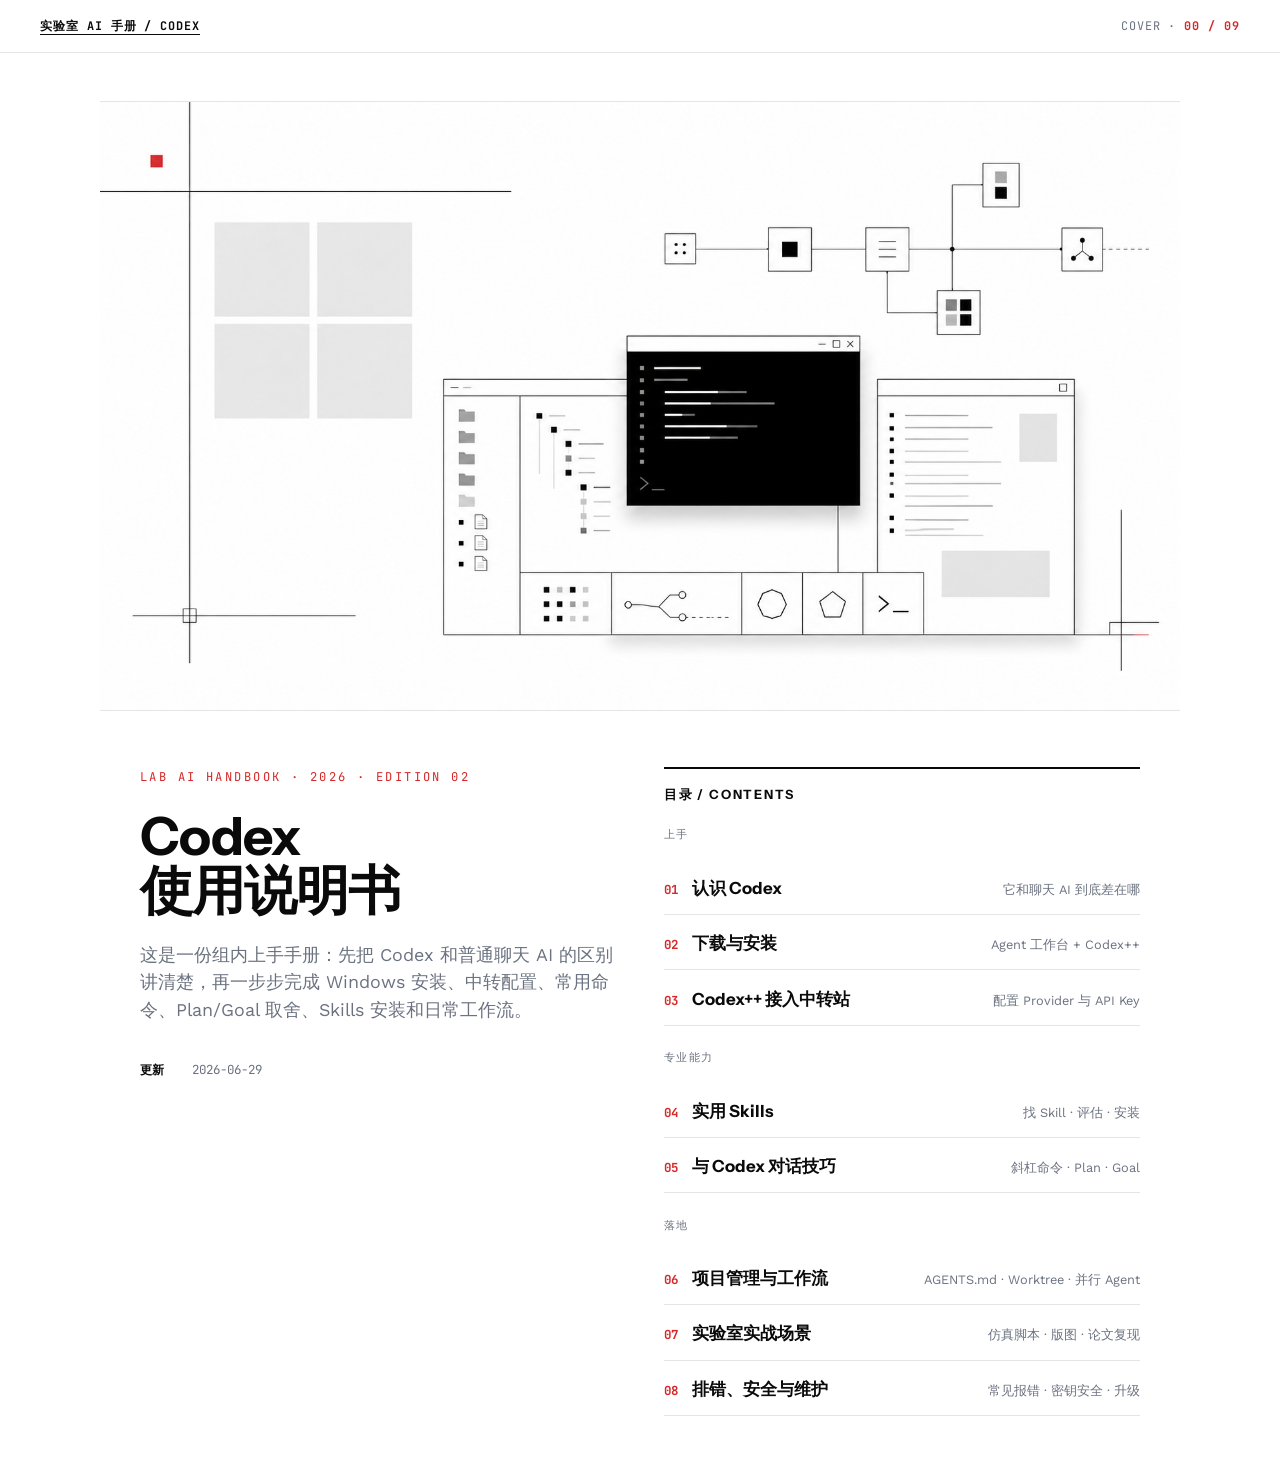
<file: index.html>
<!-- Generated by Trae Work -->
<!DOCTYPE html>
<html lang="zh-CN">
<head>
<meta charset="UTF-8">
<meta name="viewport" content="width=device-width, initial-scale=1.0">
<title>实验室 AI 使用说明书 · Codex</title>
<link rel="stylesheet" href="./_shared/style.css">
<style>
  /* Cover-specific overrides */
  .cover { flex: 1; display: flex; flex-direction: column; max-width: 1080px; margin: 0 auto; width: 100%; padding: 0 2.5rem; }
  .cover-hero { margin: 3rem -2.5rem 0; }
  .cover-hero img { width: 100%; display: block; border-top: 1px solid var(--rule); border-bottom: 1px solid var(--rule); }
  .cover-body { display: grid; grid-template-columns: 1fr 1fr; column-gap: 3rem; padding: 3.5rem 0 4rem; }
  .cover-left { }
  .cover-eyebrow { font-family: 'JetBrainsMono', monospace; font-size: 0.76rem; letter-spacing: 0.2em; text-transform: uppercase; color: var(--accent); margin-bottom: 1.4rem; }
  .cover-left h1 { font-size: 3.3rem; line-height: 1.02; letter-spacing: -0.02em; margin-bottom: 1.4rem; }
  .cover-left .sub { font-size: 1.12rem; color: var(--muted); line-height: 1.55; max-width: 30rem; }
  .cover-meta { margin-top: 2.2rem; font-family: 'JetBrainsMono', monospace; font-size: 0.78rem; color: var(--muted); display: flex; flex-direction: column; gap: 0.5rem; }
  .cover-meta span b { color: var(--ink); font-weight: 700; }

  .toc h2 { border-top: 2px solid var(--ink); padding-top: 1.1rem; font-size: 0.8rem; text-transform: uppercase; letter-spacing: 0.14em; margin-top: 0; }
  .toc ol { list-style: none; margin: 1.2rem 0 0; }
  .toc li { margin-bottom: 0.2rem; }
  .toc a { display: flex; justify-content: space-between; align-items: baseline; padding: 0.7rem 0; border: none; border-bottom: 1px solid var(--rule); color: var(--ink); text-decoration: none; }
  .toc a:hover { background: var(--bg2); }
  .toc .t-num { font-family: 'JetBrainsMono', monospace; font-size: 0.78rem; color: var(--accent); font-weight: 700; margin-right: 0.9rem; }
  .toc .t-title { font-family: 'InstrumentSans', sans-serif; font-weight: 700; font-size: 1.05rem; flex: 1; }
  .toc .t-desc { font-size: 0.8rem; color: var(--muted); font-family: 'WorkSans', sans-serif; font-weight: 400; }
  .toc .t-row { display: flex; align-items: baseline; flex: 1; }
  .toc-section-label { font-family: 'JetBrainsMono', monospace; font-size: 0.66rem; letter-spacing: 0.14em; text-transform: uppercase; color: var(--muted); margin: 1.4rem 0 0.3rem; }

  @media (max-width: 860px) {
    .cover { padding: 0 1.3rem; }
    .cover-hero { margin: 2rem -1.3rem 0; }
    .cover-body { grid-template-columns: 1fr; gap: 2.5rem; padding: 2.5rem 0 3rem; }
    .cover-left h1 { font-size: 2.2rem; }
  }
</style>
</head>
<body>

<div class="topbar">
  <div class="tb-title"><a href="index.html">实验室 AI 手册 / Codex</a></div>
  <div class="tb-meta">Cover · <b>00 / 09</b></div>
</div>

<div class="cover">
  <div class="cover-hero">
    <img src="fig/banner.png" alt="封面插图：极简网格风格的 Codex agent 工作流界面构图">
  </div>

  <div class="cover-body">
    <div class="cover-left">
      <div class="cover-eyebrow">Lab AI Handbook · 2026 · Edition 02</div>
      <h1>Codex<br>使用说明书</h1>
      <p class="sub">这是一份组内上手手册：先把 Codex 和普通聊天 AI 的区别讲清楚，再一步步完成 Windows 安装、中转配置、常用命令、Plan/Goal 取舍、Skills 安装和日常工作流。</p>
      <div class="cover-meta">
        <span><b>更新</b> &nbsp;&nbsp; 2026-06-29</span>
      </div>
    </div>

    <nav class="toc">
      <h2>目录 / Contents</h2>
      <div class="toc-section-label">上手</div>
      <ol>
        <li><a href="01-intro.html"><span class="t-row"><span class="t-num">01</span><span class="t-title">认识 Codex</span></span><span class="t-desc">它和聊天 AI 到底差在哪</span></a></li>
        <li><a href="02-install.html"><span class="t-row"><span class="t-num">02</span><span class="t-title">下载与安装</span></span><span class="t-desc">Agent 工作台 + Codex++</span></a></li>
        <li><a href="03-relay.html"><span class="t-row"><span class="t-num">03</span><span class="t-title">Codex++ 接入中转站</span></span><span class="t-desc">配置 Provider 与 API Key</span></a></li>
      </ol>
      <div class="toc-section-label">专业能力</div>
      <ol>
        <li><a href="04-skills.html"><span class="t-row"><span class="t-num">04</span><span class="t-title">实用 Skills</span></span><span class="t-desc">找 Skill · 评估 · 安装</span></a></li>
        <li><a href="05-dialogue.html"><span class="t-row"><span class="t-num">05</span><span class="t-title">与 Codex 对话技巧</span></span><span class="t-desc">斜杠命令 · Plan · Goal</span></a></li>
      </ol>
      <div class="toc-section-label">落地</div>
      <ol>
        <li><a href="06-project.html"><span class="t-row"><span class="t-num">06</span><span class="t-title">项目管理与工作流</span></span><span class="t-desc">AGENTS.md · Worktree · 并行 Agent</span></a></li>
        <li><a href="07-scenarios.html"><span class="t-row"><span class="t-num">07</span><span class="t-title">实验室实战场景</span></span><span class="t-desc">仿真脚本 · 版图 · 论文复现</span></a></li>
        <li><a href="08-troubleshoot.html"><span class="t-row"><span class="t-num">08</span><span class="t-title">排错、安全与维护</span></span><span class="t-desc">常见报错 · 密钥安全 · 升级</span></a></li>
      </ol>
    </nav>
  </div>
</div>

</body>
</html>
</file>
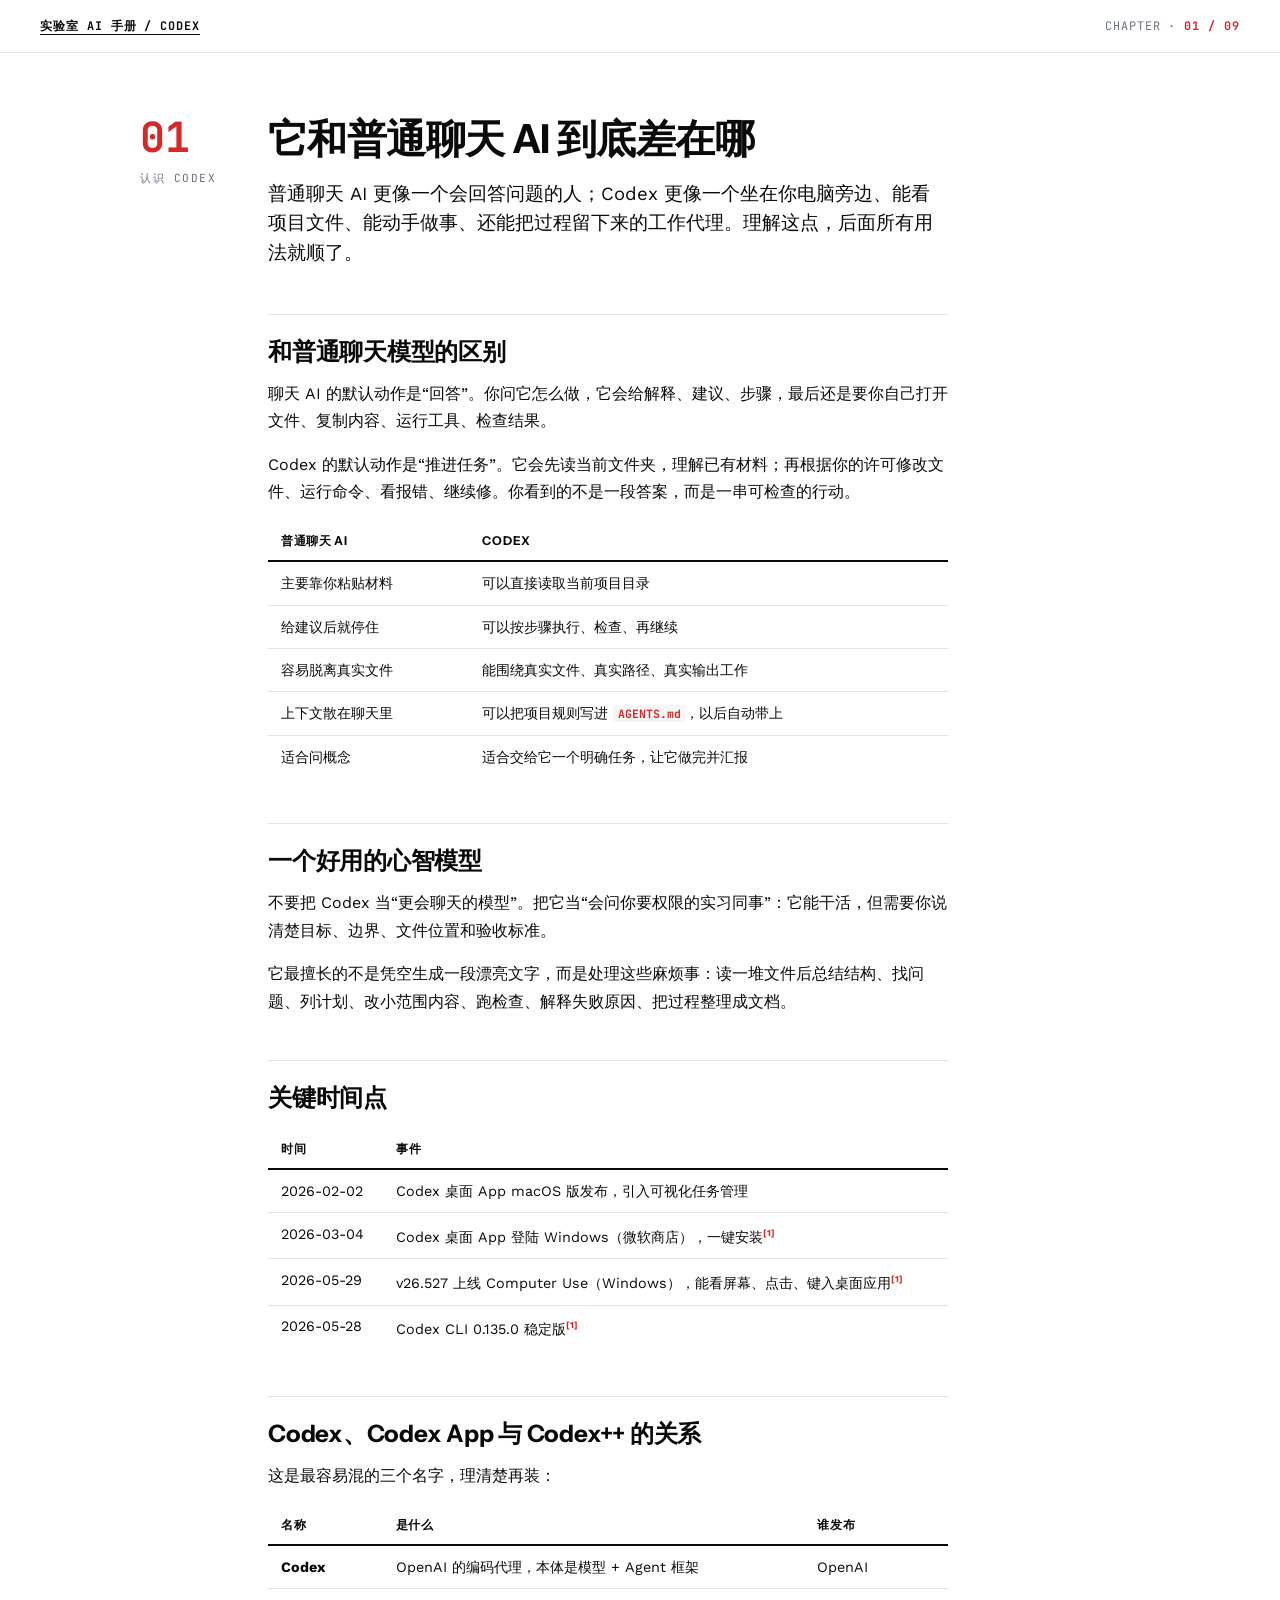
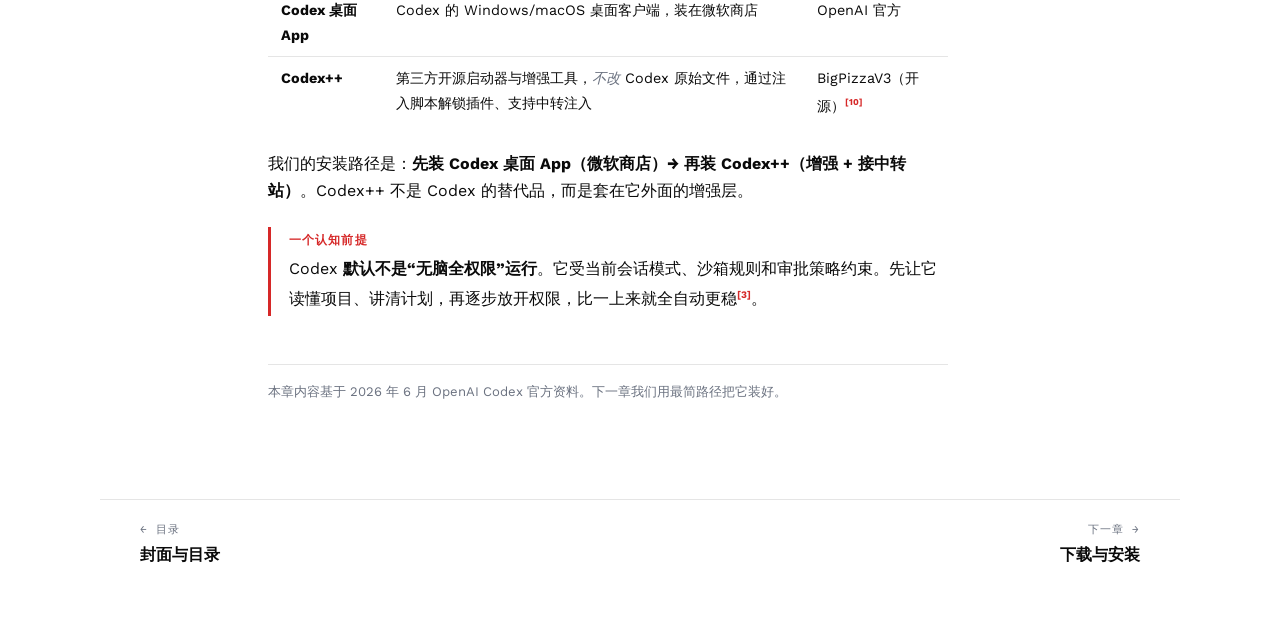
<file: 01-intro.html>
<!-- Generated by Trae Work -->
<!DOCTYPE html>
<html lang="zh-CN">
<head>
<meta charset="UTF-8">
<meta name="viewport" content="width=device-width, initial-scale=1.0">
<title>认识 Codex · 实验室 AI 手册</title>
<link rel="stylesheet" href="./_shared/style.css">
</head>
<body>

<div class="topbar">
  <div class="tb-title"><a href="index.html">实验室 AI 手册 / Codex</a></div>
  <div class="tb-meta">Chapter · <b>01 / 09</b></div>
</div>

<div class="page">
  <div class="margin-col">
    <div class="ch-num">01</div>
    <div class="ch-label">认识 Codex</div>
  </div>
  <div class="content">

    <h1>它和普通聊天 AI 到底差在哪</h1>
    <p class="lead">普通聊天 AI 更像一个会回答问题的人；Codex 更像一个坐在你电脑旁边、能看项目文件、能动手做事、还能把过程留下来的工作代理。理解这点，后面所有用法就顺了。</p>

    <h2>和普通聊天模型的区别</h2>
    <p>聊天 AI 的默认动作是“回答”。你问它怎么做，它会给解释、建议、步骤，最后还是要你自己打开文件、复制内容、运行工具、检查结果。</p>
    <p>Codex 的默认动作是“推进任务”。它会先读当前文件夹，理解已有材料；再根据你的许可修改文件、运行命令、看报错、继续修。你看到的不是一段答案，而是一串可检查的行动。</p>

    <div class="table-wrap">
    <table>
    <thead><tr><th>普通聊天 AI</th><th>Codex</th></tr></thead>
    <tbody>
      <tr><td>主要靠你粘贴材料</td><td>可以直接读取当前项目目录</td></tr>
      <tr><td>给建议后就停住</td><td>可以按步骤执行、检查、再继续</td></tr>
      <tr><td>容易脱离真实文件</td><td>能围绕真实文件、真实路径、真实输出工作</td></tr>
      <tr><td>上下文散在聊天里</td><td>可以把项目规则写进 <code>AGENTS.md</code>，以后自动带上</td></tr>
      <tr><td>适合问概念</td><td>适合交给它一个明确任务，让它做完并汇报</td></tr>
    </tbody>
    </table>
    </div>

    <h2>一个好用的心智模型</h2>
    <p>不要把 Codex 当“更会聊天的模型”。把它当“会问你要权限的实习同事”：它能干活，但需要你说清楚目标、边界、文件位置和验收标准。</p>
    <p>它最擅长的不是凭空生成一段漂亮文字，而是处理这些麻烦事：读一堆文件后总结结构、找问题、列计划、改小范围内容、跑检查、解释失败原因、把过程整理成文档。</p>

    <h2>关键时间点</h2>
    <div class="table-wrap">
    <table>
    <thead><tr><th>时间</th><th>事件</th></tr></thead>
    <tbody>
      <tr><td>2026-02-02</td><td>Codex 桌面 App macOS 版发布，引入可视化任务管理</td></tr>
      <tr><td>2026-03-04</td><td>Codex 桌面 App 登陆 Windows（微软商店），一键安装<sup><a href="08-troubleshoot.html#cite-1">[1]</a></sup></td></tr>
      <tr><td>2026-05-29</td><td>v26.527 上线 Computer Use（Windows），能看屏幕、点击、键入桌面应用<sup><a href="08-troubleshoot.html#cite-1">[1]</a></sup></td></tr>
      <tr><td>2026-05-28</td><td>Codex CLI 0.135.0 稳定版<sup><a href="08-troubleshoot.html#cite-1">[1]</a></sup></td></tr>
    </tbody>
    </table>
    </div>

    <h2>Codex、Codex App 与 Codex++ 的关系</h2>
    <p>这是最容易混的三个名字，理清楚再装：</p>
    <div class="table-wrap">
    <table>
    <thead><tr><th>名称</th><th>是什么</th><th>谁发布</th></tr></thead>
    <tbody>
      <tr><td><strong>Codex</strong></td><td>OpenAI 的编码代理，本体是模型 + Agent 框架</td><td>OpenAI</td></tr>
      <tr><td><strong>Codex 桌面 App</strong></td><td>Codex 的 Windows/macOS 桌面客户端，装在微软商店</td><td>OpenAI 官方</td></tr>
      <tr><td><strong>Codex++</strong></td><td>第三方开源启动器与增强工具，<em>不改</em> Codex 原始文件，通过注入脚本解锁插件、支持中转注入</td><td>BigPizzaV3（开源）<sup><a href="08-troubleshoot.html#cite-10">[10]</a></sup></td></tr>
    </tbody>
    </table>
    </div>
    <p>我们的安装路径是：<strong>先装 Codex 桌面 App（微软商店）→ 再装 Codex++（增强 + 接中转站）</strong>。Codex++ 不是 Codex 的替代品，而是套在它外面的增强层。</p>

    <div class="callout">
      <span class="cl-label">一个认知前提</span>
      <p>Codex <strong>默认不是“无脑全权限”运行</strong>。它受当前会话模式、沙箱规则和审批策略约束。先让它读懂项目、讲清计划，再逐步放开权限，比一上来就全自动更稳<sup><a href="08-troubleshoot.html#cite-3">[3]</a></sup>。</p>
    </div>

    <p class="footnote">本章内容基于 2026 年 6 月 OpenAI Codex 官方资料。下一章我们用最简路径把它装好。</p>

  </div>
</div>

<div class="pagenav">
  <a href="index.html" class="prev"><span class="pn-dir">← 目录</span><span class="pn-title">封面与目录</span></a>
  <a href="02-install.html" class="next"><span class="pn-dir">下一章 →</span><span class="pn-title">下载与安装</span></a>
</div>

</body>
</html>
</file>
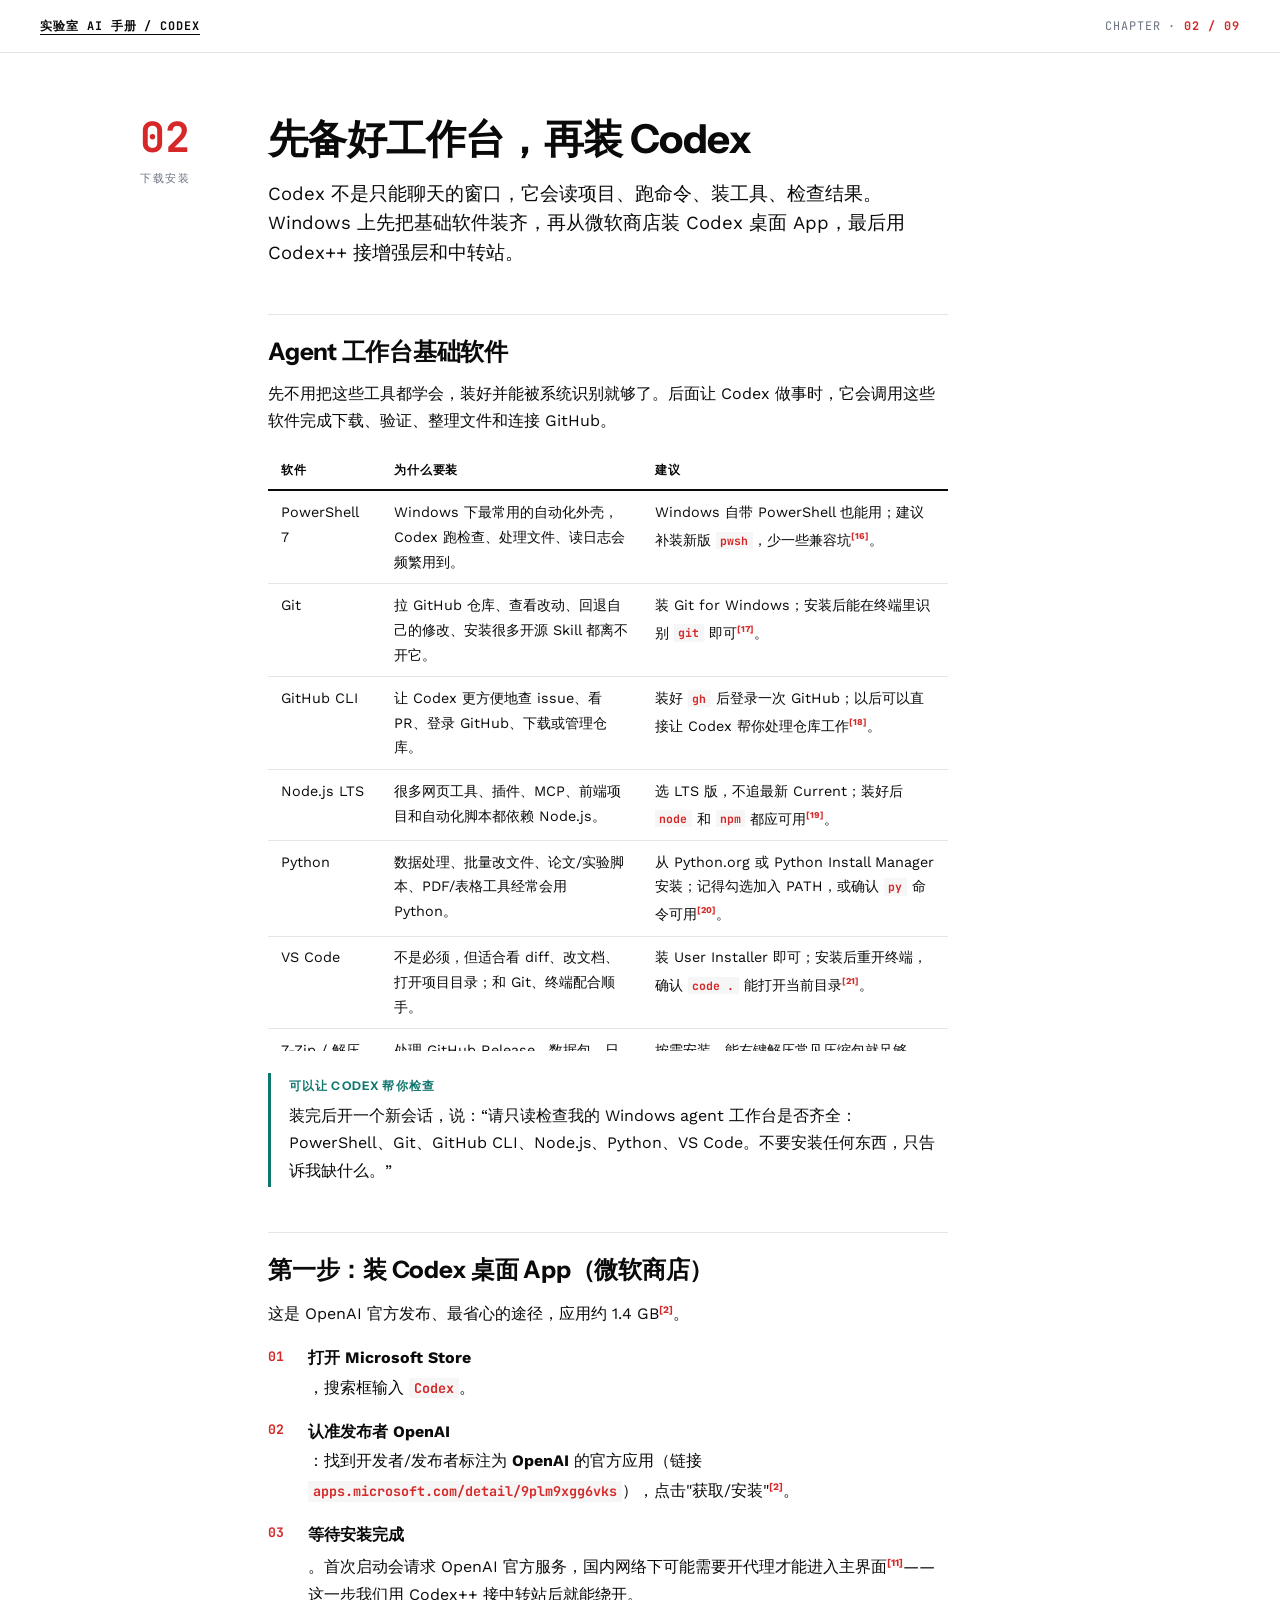
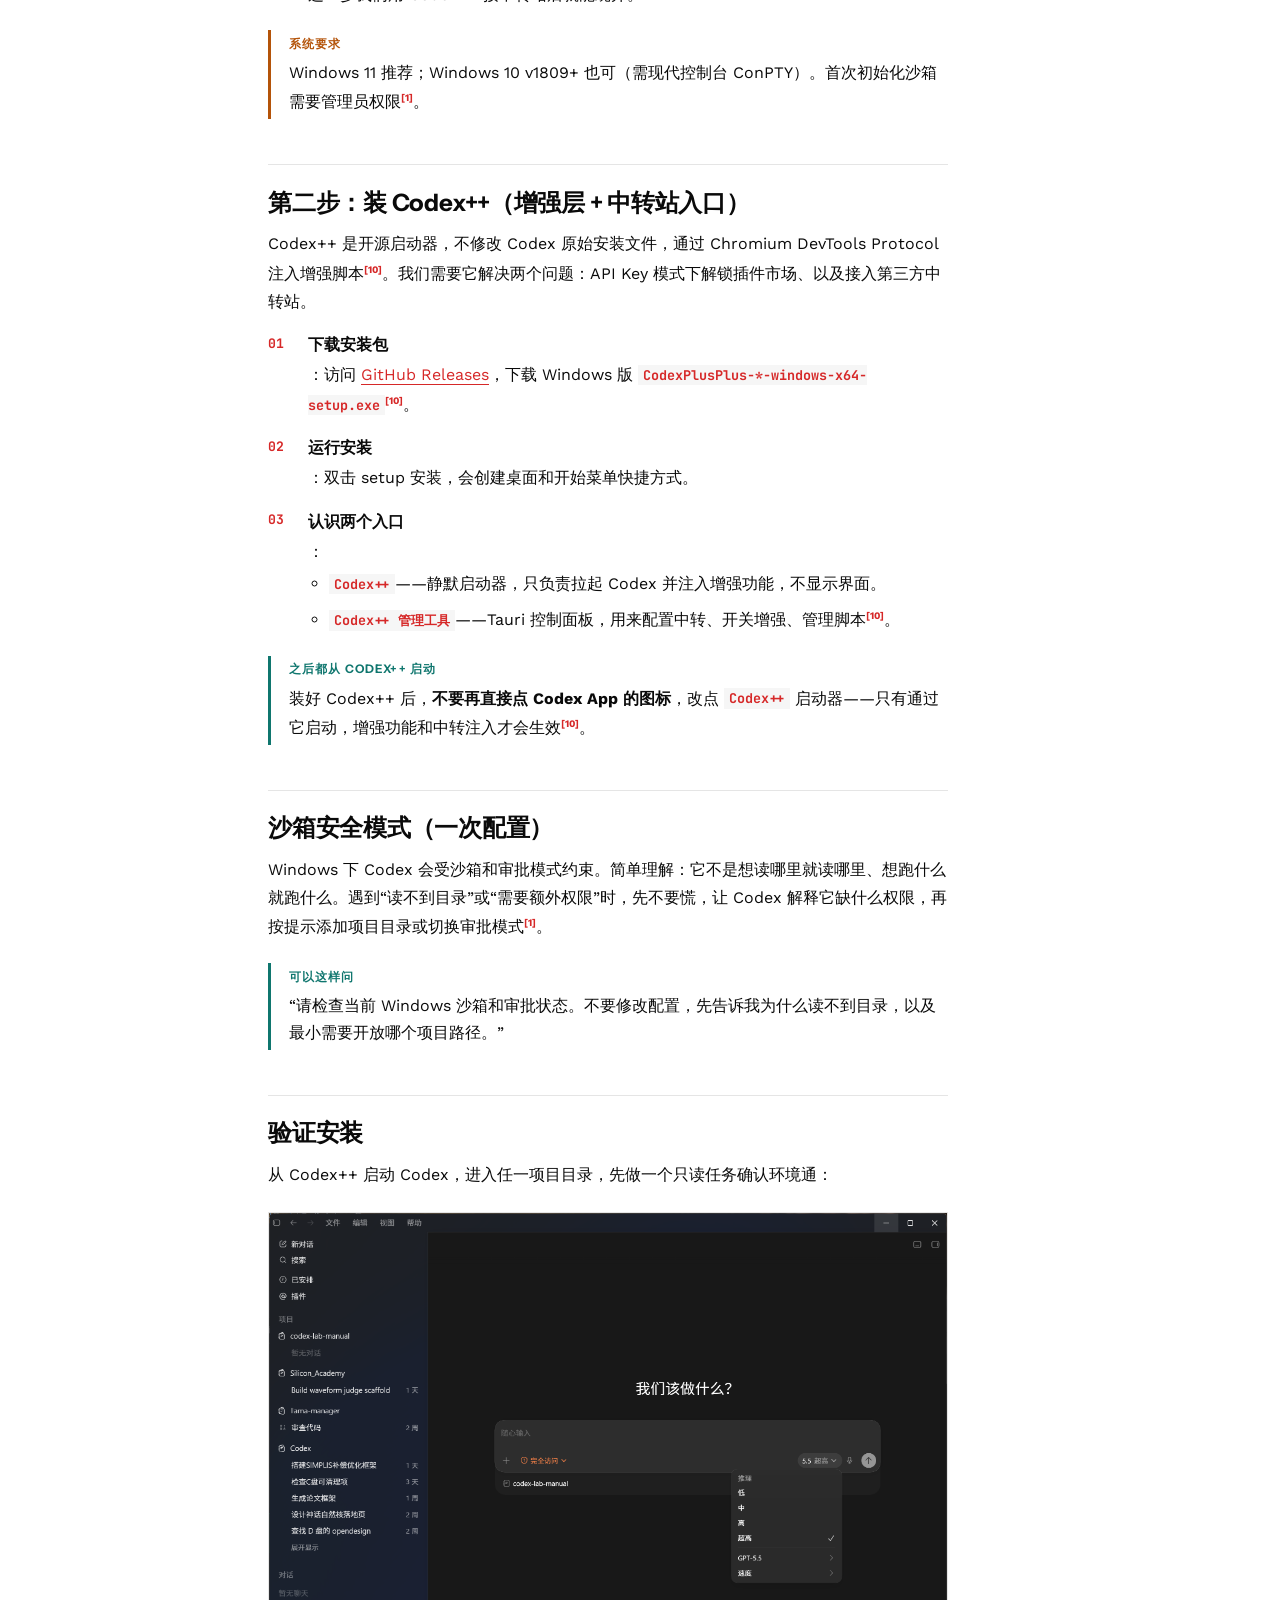
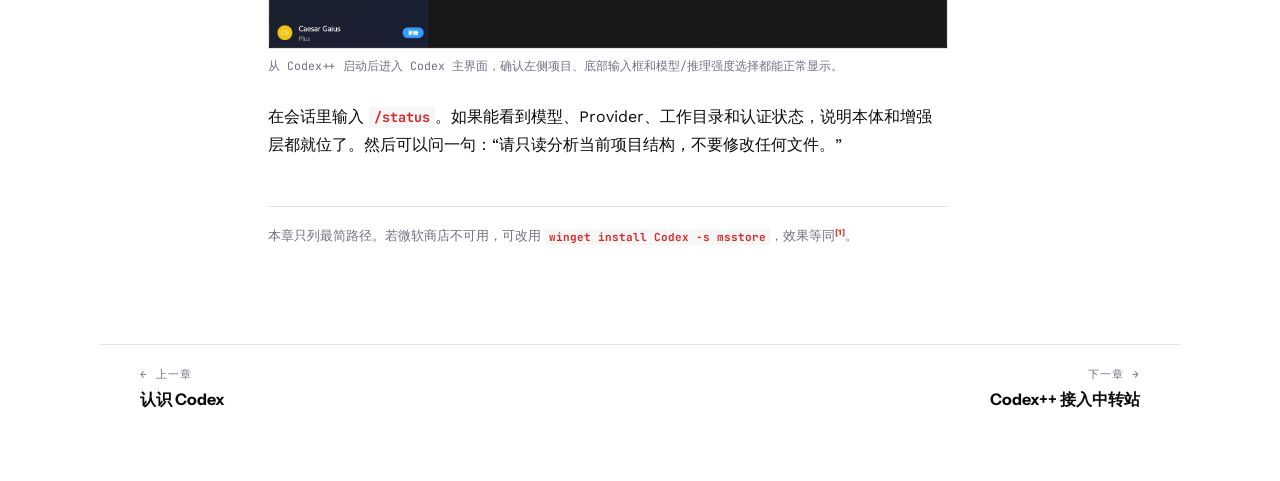
<file: 02-install.html>
<!-- Generated by Trae Work -->
<!DOCTYPE html>
<html lang="zh-CN">
<head>
<meta charset="UTF-8">
<meta name="viewport" content="width=device-width, initial-scale=1.0">
<title>下载与安装 · 实验室 AI 手册</title>
<link rel="stylesheet" href="./_shared/style.css">
</head>
<body>

<div class="topbar">
  <div class="tb-title"><a href="index.html">实验室 AI 手册 / Codex</a></div>
  <div class="tb-meta">Chapter · <b>02 / 09</b></div>
</div>

<div class="page">
  <div class="margin-col">
    <div class="ch-num">02</div>
    <div class="ch-label">下载安装</div>
  </div>
  <div class="content">

    <h1>先备好工作台，再装 Codex</h1>
    <p class="lead">Codex 不是只能聊天的窗口，它会读项目、跑命令、装工具、检查结果。Windows 上先把基础软件装齐，再从微软商店装 Codex 桌面 App，最后用 Codex++ 接增强层和中转站。</p>

    <h2>Agent 工作台基础软件</h2>
    <p>先不用把这些工具都学会，装好并能被系统识别就够了。后面让 Codex 做事时，它会调用这些软件完成下载、验证、整理文件和连接 GitHub。</p>
    <div class="table-wrap">
    <table>
    <thead><tr><th>软件</th><th>为什么要装</th><th>建议</th></tr></thead>
    <tbody>
      <tr><td>PowerShell 7</td><td>Windows 下最常用的自动化外壳，Codex 跑检查、处理文件、读日志会频繁用到。</td><td>Windows 自带 PowerShell 也能用；建议补装新版 <code>pwsh</code>，少一些兼容坑<sup><a href="08-troubleshoot.html#cite-16">[16]</a></sup>。</td></tr>
      <tr><td>Git</td><td>拉 GitHub 仓库、查看改动、回退自己的修改、安装很多开源 Skill 都离不开它。</td><td>装 Git for Windows；安装后能在终端里识别 <code>git</code> 即可<sup><a href="08-troubleshoot.html#cite-17">[17]</a></sup>。</td></tr>
      <tr><td>GitHub CLI</td><td>让 Codex 更方便地查 issue、看 PR、登录 GitHub、下载或管理仓库。</td><td>装好 <code>gh</code> 后登录一次 GitHub；以后可以直接让 Codex 帮你处理仓库工作<sup><a href="08-troubleshoot.html#cite-18">[18]</a></sup>。</td></tr>
      <tr><td>Node.js LTS</td><td>很多网页工具、插件、MCP、前端项目和自动化脚本都依赖 Node.js。</td><td>选 LTS 版，不追最新 Current；装好后 <code>node</code> 和 <code>npm</code> 都应可用<sup><a href="08-troubleshoot.html#cite-19">[19]</a></sup>。</td></tr>
      <tr><td>Python</td><td>数据处理、批量改文件、论文/实验脚本、PDF/表格工具经常会用 Python。</td><td>从 Python.org 或 Python Install Manager 安装；记得勾选加入 PATH，或确认 <code>py</code> 命令可用<sup><a href="08-troubleshoot.html#cite-20">[20]</a></sup>。</td></tr>
      <tr><td>VS Code</td><td>不是必须，但适合看 diff、改文档、打开项目目录；和 Git、终端配合顺手。</td><td>装 User Installer 即可；安装后重开终端，确认 <code>code .</code> 能打开当前目录<sup><a href="08-troubleshoot.html#cite-21">[21]</a></sup>。</td></tr>
      <tr><td>7-Zip / 解压工具</td><td>处理 GitHub Release、数据包、日志包、模型或仿真结果时会用到。</td><td>按需安装。能右键解压常见压缩包就足够。</td></tr>
    </tbody>
    </table>
    </div>

    <div class="callout tip">
      <span class="cl-label">可以让 Codex 帮你检查</span>
      <p>装完后开一个新会话，说：“请只读检查我的 Windows agent 工作台是否齐全：PowerShell、Git、GitHub CLI、Node.js、Python、VS Code。不要安装任何东西，只告诉我缺什么。”</p>
    </div>

    <h2>第一步：装 Codex 桌面 App（微软商店）</h2>
    <p>这是 OpenAI 官方发布、最省心的途径，应用约 1.4 GB<sup><a href="08-troubleshoot.html#cite-2">[2]</a></sup>。</p>
    <ol class="steps">
      <li><strong>打开 Microsoft Store</strong>，搜索框输入 <code>Codex</code>。</li>
      <li><strong>认准发布者 OpenAI</strong>：找到开发者/发布者标注为 <strong>OpenAI</strong> 的官方应用（链接 <code>apps.microsoft.com/detail/9plm9xgg6vks</code>），点击"获取/安装"<sup><a href="08-troubleshoot.html#cite-2">[2]</a></sup>。</li>
      <li><strong>等待安装完成</strong>。首次启动会请求 OpenAI 官方服务，国内网络下可能需要开代理才能进入主界面<sup><a href="08-troubleshoot.html#cite-11">[11]</a></sup>——这一步我们用 Codex++ 接中转站后就能绕开。</li>
    </ol>

    <div class="callout warn">
      <span class="cl-label">系统要求</span>
      <p>Windows 11 推荐；Windows 10 v1809+ 也可（需现代控制台 ConPTY）。首次初始化沙箱需要管理员权限<sup><a href="08-troubleshoot.html#cite-1">[1]</a></sup>。</p>
    </div>

    <h2>第二步：装 Codex++（增强层 + 中转站入口）</h2>
    <p>Codex++ 是开源启动器，不修改 Codex 原始安装文件，通过 Chromium DevTools Protocol 注入增强脚本<sup><a href="08-troubleshoot.html#cite-10">[10]</a></sup>。我们需要它解决两个问题：API Key 模式下解锁插件市场、以及接入第三方中转站。</p>
    <ol class="steps">
      <li><strong>下载安装包</strong>：访问 <a href="https://github.com/BigPizzaV3/CodexPlusPlus/releases" target="_blank" rel="noopener">GitHub Releases</a>，下载 Windows 版 <code>CodexPlusPlus-*-windows-x64-setup.exe</code><sup><a href="08-troubleshoot.html#cite-10">[10]</a></sup>。</li>
      <li><strong>运行安装</strong>：双击 setup 安装，会创建桌面和开始菜单快捷方式。</li>
      <li><strong>认识两个入口</strong>：
        <ul>
          <li><code>Codex++</code>——静默启动器，只负责拉起 Codex 并注入增强功能，不显示界面。</li>
          <li><code>Codex++ 管理工具</code>——Tauri 控制面板，用来配置中转、开关增强、管理脚本<sup><a href="08-troubleshoot.html#cite-10">[10]</a></sup>。</li>
        </ul>
      </li>
    </ol>

    <div class="callout tip">
      <span class="cl-label">之后都从 Codex++ 启动</span>
      <p>装好 Codex++ 后，<strong>不要再直接点 Codex App 的图标</strong>，改点 <code>Codex++</code> 启动器——只有通过它启动，增强功能和中转注入才会生效<sup><a href="08-troubleshoot.html#cite-10">[10]</a></sup>。</p>
    </div>

    <h2>沙箱安全模式（一次配置）</h2>
    <p>Windows 下 Codex 会受沙箱和审批模式约束。简单理解：它不是想读哪里就读哪里、想跑什么就跑什么。遇到“读不到目录”或“需要额外权限”时，先不要慌，让 Codex 解释它缺什么权限，再按提示添加项目目录或切换审批模式<sup><a href="08-troubleshoot.html#cite-1">[1]</a></sup>。</p>
    <div class="callout tip">
      <span class="cl-label">可以这样问</span>
      <p>“请检查当前 Windows 沙箱和审批状态。不要修改配置，先告诉我为什么读不到目录，以及最小需要开放哪个项目路径。”</p>
    </div>

    <h2>验证安装</h2>
    <p>从 Codex++ 启动 Codex，进入任一项目目录，先做一个只读任务确认环境通：</p>
    <figure class="manual-figure">
      <img src="./fig/codex_main.png" alt="Codex 桌面 App 主界面，显示项目列表、输入框、模型与推理强度选择" loading="lazy" decoding="async">
      <figcaption>从 Codex++ 启动后进入 Codex 主界面，确认左侧项目、底部输入框和模型/推理强度选择都能正常显示。</figcaption>
    </figure>
    <p>在会话里输入 <code>/status</code>。如果能看到模型、Provider、工作目录和认证状态，说明本体和增强层都就位了。然后可以问一句：“请只读分析当前项目结构，不要修改任何文件。”</p>

    <p class="footnote">本章只列最简路径。若微软商店不可用，可改用 <code>winget install Codex -s msstore</code>，效果等同<sup><a href="08-troubleshoot.html#cite-1">[1]</a></sup>。</p>

  </div>
</div>

<div class="pagenav">
  <a href="01-intro.html" class="prev"><span class="pn-dir">← 上一章</span><span class="pn-title">认识 Codex</span></a>
  <a href="03-relay.html" class="next"><span class="pn-dir">下一章 →</span><span class="pn-title">Codex++ 接入中转站</span></a>
</div>

</body>
</html>
</file>
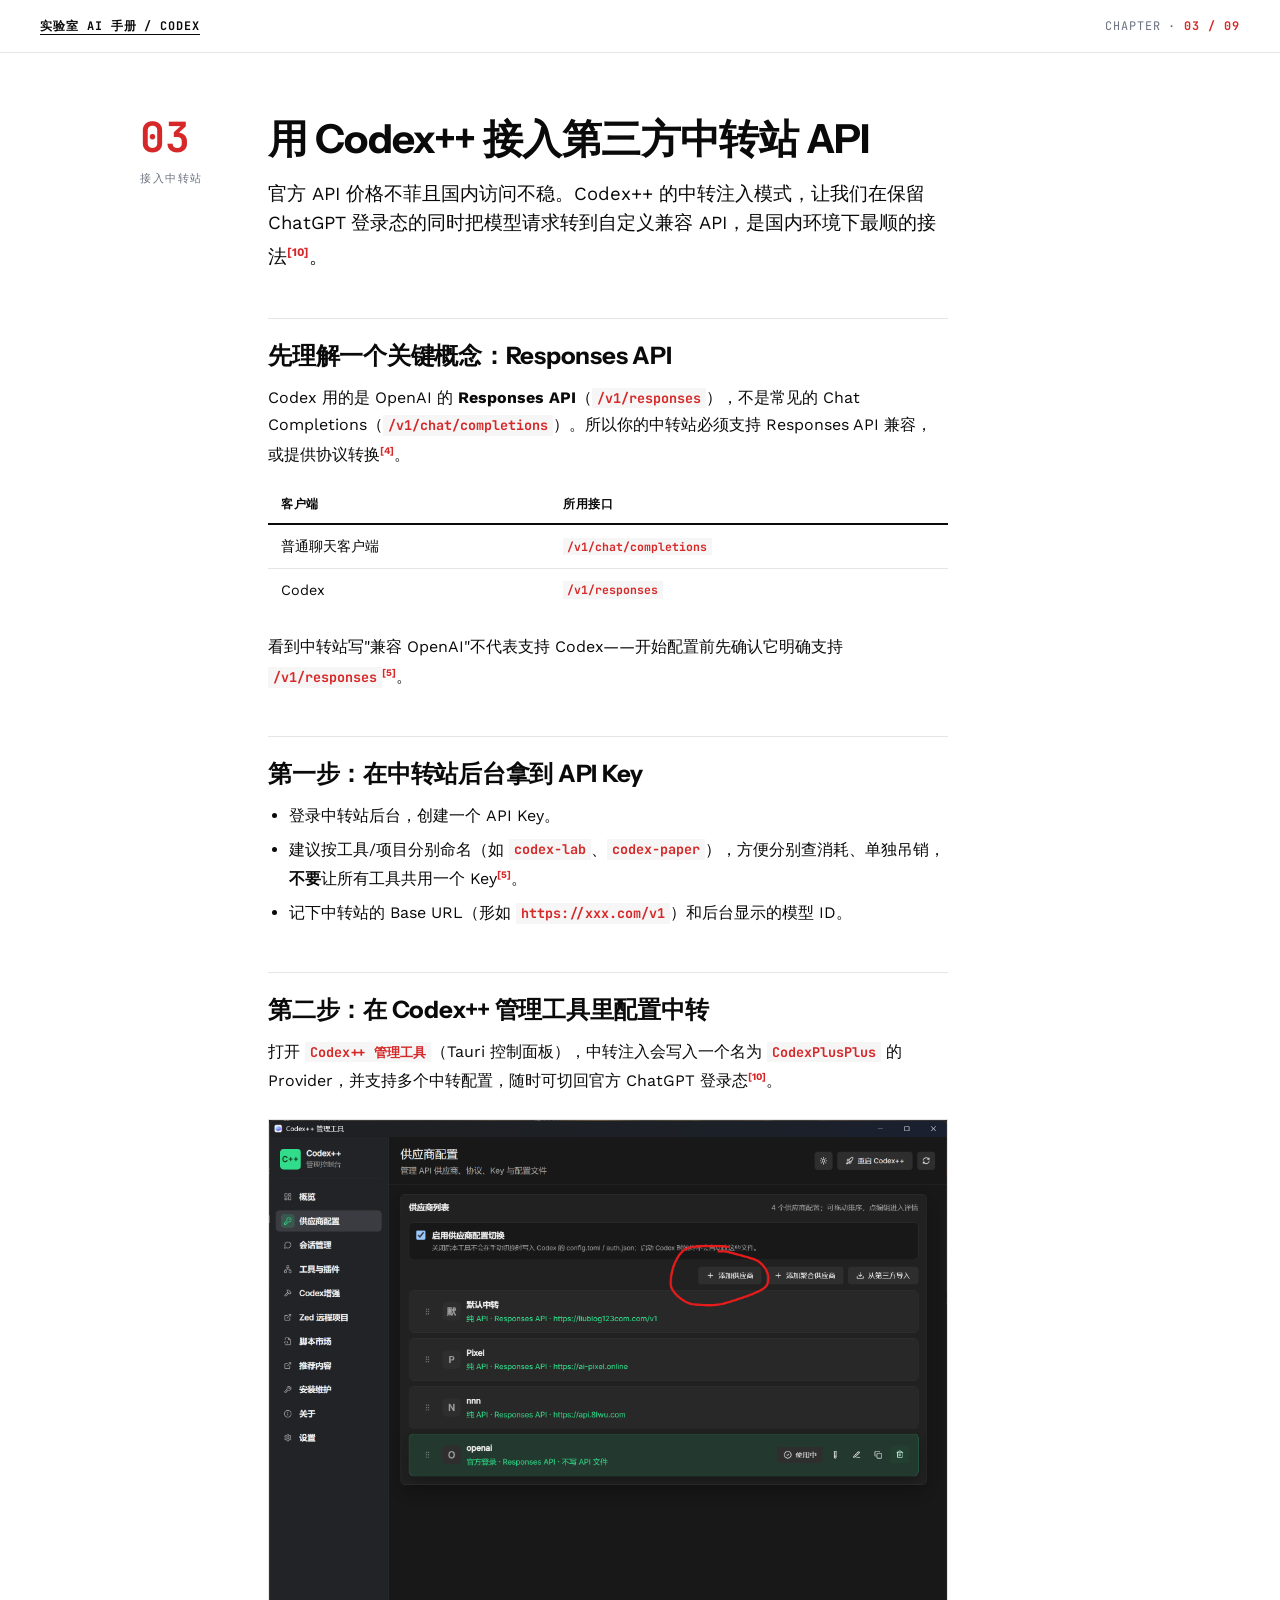
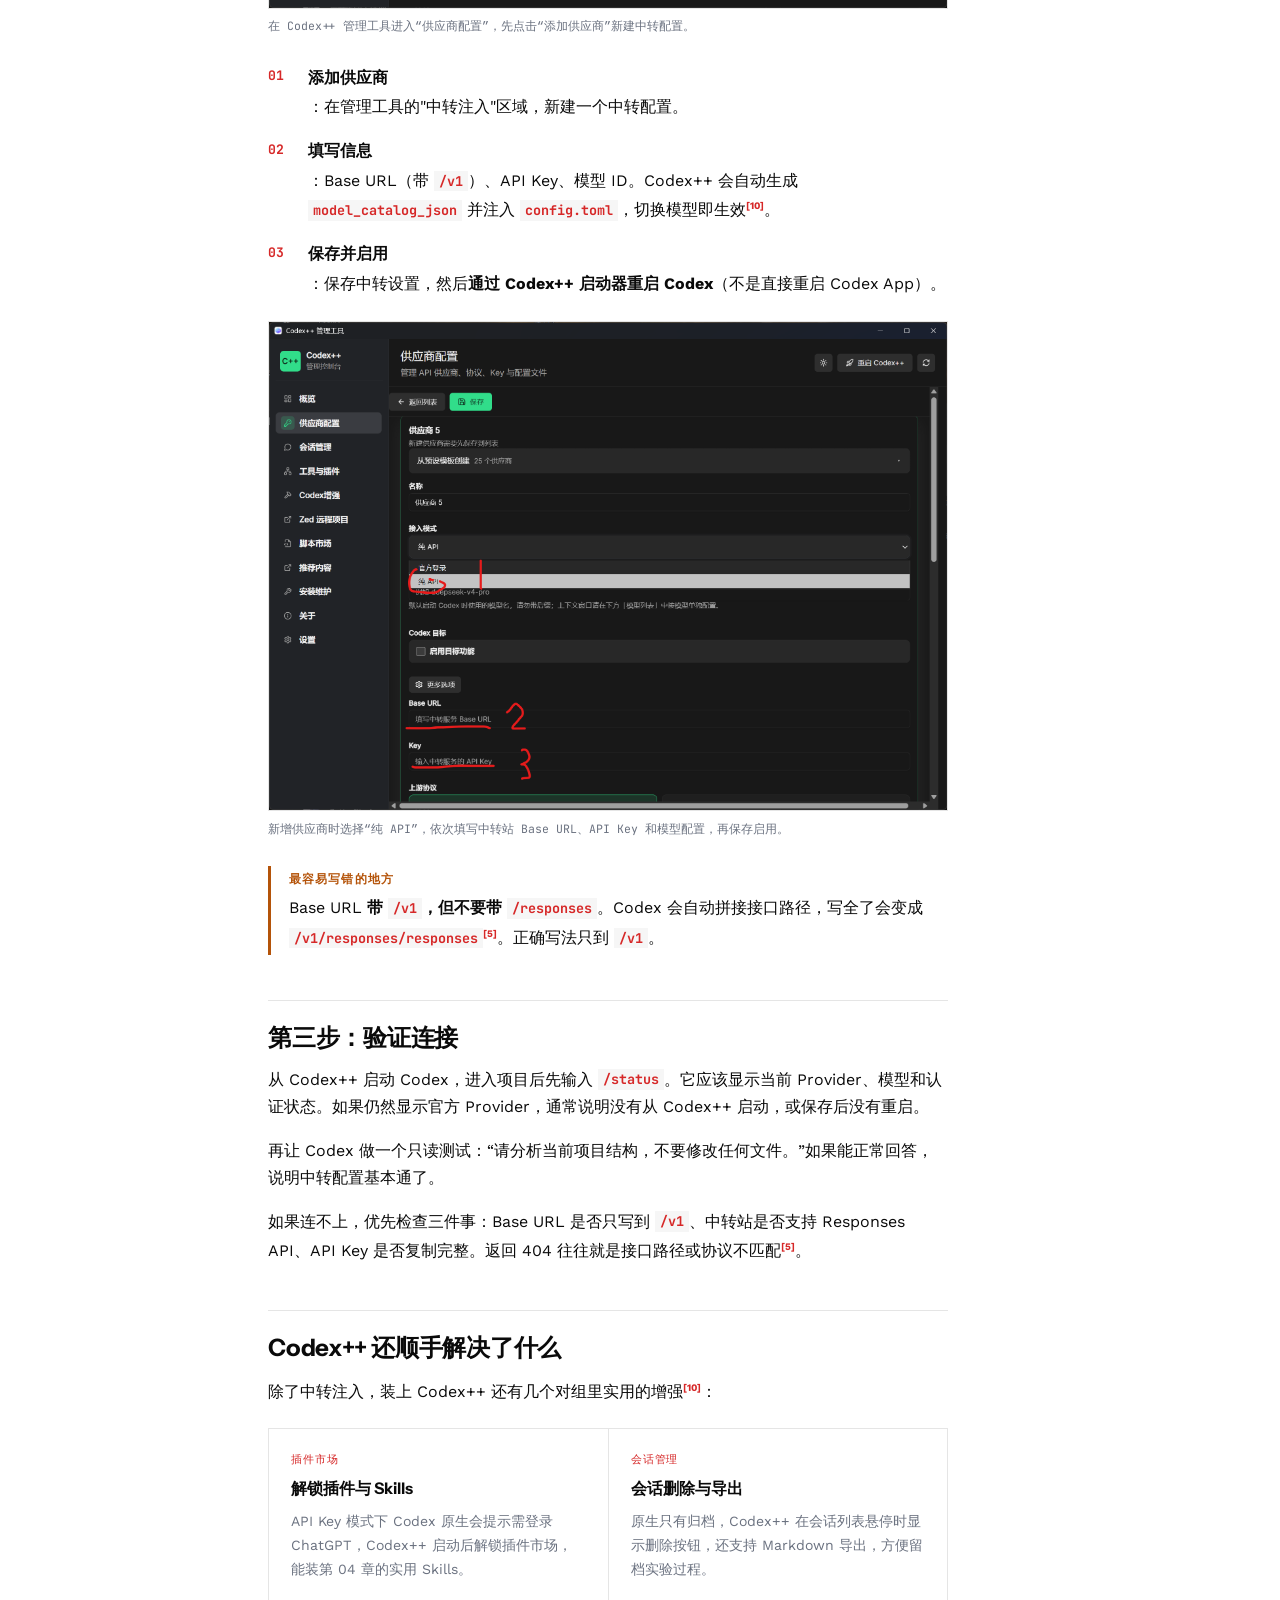
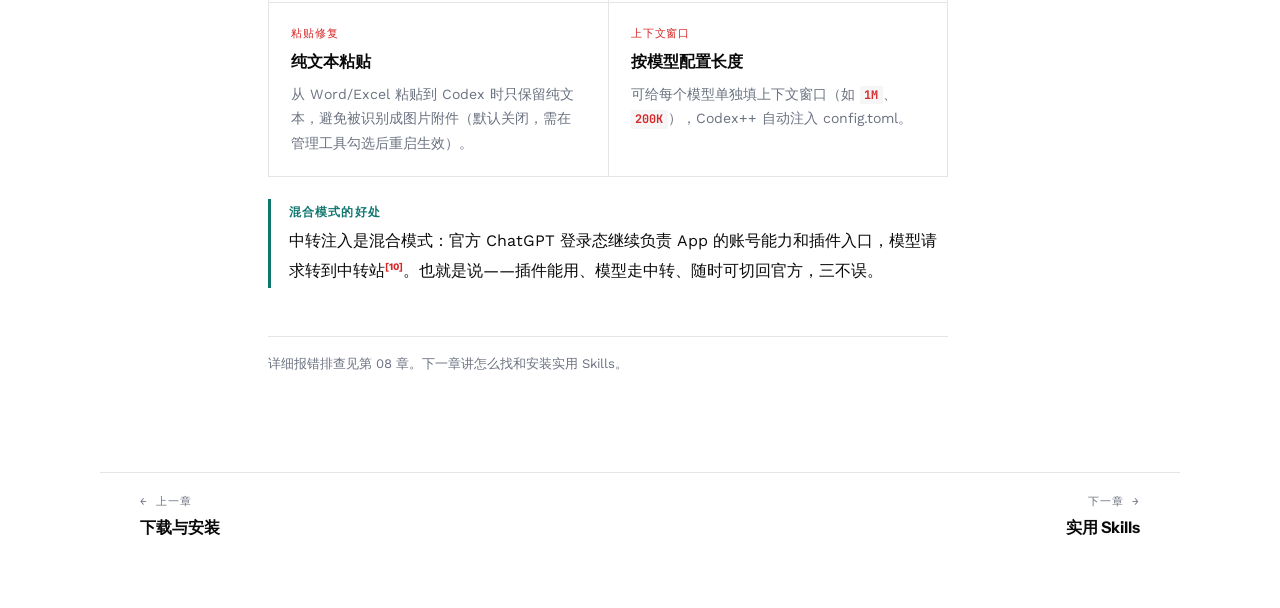
<file: 03-relay.html>
<!-- Generated by Trae Work -->
<!DOCTYPE html>
<html lang="zh-CN">
<head>
<meta charset="UTF-8">
<meta name="viewport" content="width=device-width, initial-scale=1.0">
<title>Codex++ 接入中转站 · 实验室 AI 手册</title>
<link rel="stylesheet" href="./_shared/style.css">
</head>
<body>

<div class="topbar">
  <div class="tb-title"><a href="index.html">实验室 AI 手册 / Codex</a></div>
  <div class="tb-meta">Chapter · <b>03 / 09</b></div>
</div>

<div class="page">
  <div class="margin-col">
    <div class="ch-num">03</div>
    <div class="ch-label">接入中转站</div>
  </div>
  <div class="content">

    <h1>用 Codex++ 接入第三方中转站 API</h1>
    <p class="lead">官方 API 价格不菲且国内访问不稳。Codex++ 的中转注入模式，让我们在保留 ChatGPT 登录态的同时把模型请求转到自定义兼容 API，是国内环境下最顺的接法<sup><a href="08-troubleshoot.html#cite-10">[10]</a></sup>。</p>

    <h2>先理解一个关键概念：Responses API</h2>
    <p>Codex 用的是 OpenAI 的 <strong>Responses API</strong>（<code>/v1/responses</code>），不是常见的 Chat Completions（<code>/v1/chat/completions</code>）。所以你的中转站必须支持 Responses API 兼容，或提供协议转换<sup><a href="08-troubleshoot.html#cite-4">[4]</a></sup>。</p>
    <div class="table-wrap">
    <table>
    <thead><tr><th>客户端</th><th>所用接口</th></tr></thead>
    <tbody>
      <tr><td>普通聊天客户端</td><td><code>/v1/chat/completions</code></td></tr>
      <tr><td>Codex</td><td><code>/v1/responses</code></td></tr>
    </tbody>
    </table>
    </div>
    <p>看到中转站写"兼容 OpenAI"不代表支持 Codex——开始配置前先确认它明确支持 <code>/v1/responses</code><sup><a href="08-troubleshoot.html#cite-5">[5]</a></sup>。</p>

    <h2>第一步：在中转站后台拿到 API Key</h2>
    <ul>
      <li>登录中转站后台，创建一个 API Key。</li>
      <li>建议按工具/项目分别命名（如 <code>codex-lab</code>、<code>codex-paper</code>），方便分别查消耗、单独吊销，<strong>不要</strong>让所有工具共用一个 Key<sup><a href="08-troubleshoot.html#cite-5">[5]</a></sup>。</li>
      <li>记下中转站的 Base URL（形如 <code>https://xxx.com/v1</code>）和后台显示的模型 ID。</li>
    </ul>

    <h2>第二步：在 Codex++ 管理工具里配置中转</h2>
    <p>打开 <code>Codex++ 管理工具</code>（Tauri 控制面板），中转注入会写入一个名为 <code>CodexPlusPlus</code> 的 Provider，并支持多个中转配置，随时可切回官方 ChatGPT 登录态<sup><a href="08-troubleshoot.html#cite-10">[10]</a></sup>。</p>
    <figure class="manual-figure">
      <img src="./fig/codex++1.png" alt="Codex++ 管理工具的供应商配置列表，添加供应商按钮被标注" loading="lazy" decoding="async">
      <figcaption>在 Codex++ 管理工具进入“供应商配置”，先点击“添加供应商”新建中转配置。</figcaption>
    </figure>
    <ol class="steps">
      <li><strong>添加供应商</strong>：在管理工具的"中转注入"区域，新建一个中转配置。</li>
      <li><strong>填写信息</strong>：Base URL（带 <code>/v1</code>）、API Key、模型 ID。Codex++ 会自动生成 <code>model_catalog_json</code> 并注入 <code>config.toml</code>，切换模型即生效<sup><a href="08-troubleshoot.html#cite-10">[10]</a></sup>。</li>
      <li><strong>保存并启用</strong>：保存中转设置，然后<strong>通过 Codex++ 启动器重启 Codex</strong>（不是直接重启 Codex App）。</li>
    </ol>
    <figure class="manual-figure">
      <img src="./fig/codex++2.png" alt="Codex++ 管理工具新增供应商页面，标注接入模式、Base URL 和 API Key 输入位置" loading="lazy" decoding="async">
      <figcaption>新增供应商时选择“纯 API”，依次填写中转站 Base URL、API Key 和模型配置，再保存启用。</figcaption>
    </figure>

    <div class="callout warn">
      <span class="cl-label">最容易写错的地方</span>
      <p>Base URL <strong>带 <code>/v1</code>，但不要带 <code>/responses</code></strong>。Codex 会自动拼接接口路径，写全了会变成 <code>/v1/responses/responses</code><sup><a href="08-troubleshoot.html#cite-5">[5]</a></sup>。正确写法只到 <code>/v1</code>。</p>
    </div>

    <h2>第三步：验证连接</h2>
    <p>从 Codex++ 启动 Codex，进入项目后先输入 <code>/status</code>。它应该显示当前 Provider、模型和认证状态。如果仍然显示官方 Provider，通常说明没有从 Codex++ 启动，或保存后没有重启。</p>
    <p>再让 Codex 做一个只读测试：“请分析当前项目结构，不要修改任何文件。”如果能正常回答，说明中转配置基本通了。</p>
    <p>如果连不上，优先检查三件事：Base URL 是否只写到 <code>/v1</code>、中转站是否支持 Responses API、API Key 是否复制完整。返回 404 往往就是接口路径或协议不匹配<sup><a href="08-troubleshoot.html#cite-5">[5]</a></sup>。</p>

    <h2>Codex++ 还顺手解决了什么</h2>
    <p>除了中转注入，装上 Codex++ 还有几个对组里实用的增强<sup><a href="08-troubleshoot.html#cite-10">[10]</a></sup>：</p>
    <div class="card-grid">
      <div class="card">
        <div class="card-tag">插件市场</div>
        <h4>解锁插件与 Skills</h4>
        <p>API Key 模式下 Codex 原生会提示需登录 ChatGPT，Codex++ 启动后解锁插件市场，能装第 04 章的实用 Skills。</p>
      </div>
      <div class="card">
        <div class="card-tag">会话管理</div>
        <h4>会话删除与导出</h4>
        <p>原生只有归档，Codex++ 在会话列表悬停时显示删除按钮，还支持 Markdown 导出，方便留档实验过程。</p>
      </div>
      <div class="card">
        <div class="card-tag">粘贴修复</div>
        <h4>纯文本粘贴</h4>
        <p>从 Word/Excel 粘贴到 Codex 时只保留纯文本，避免被识别成图片附件（默认关闭，需在管理工具勾选后重启生效）。</p>
      </div>
      <div class="card">
        <div class="card-tag">上下文窗口</div>
        <h4>按模型配置长度</h4>
        <p>可给每个模型单独填上下文窗口（如 <code>1M</code>、<code>200K</code>），Codex++ 自动注入 config.toml。</p>
      </div>
    </div>

    <div class="callout tip">
      <span class="cl-label">混合模式的好处</span>
      <p>中转注入是混合模式：官方 ChatGPT 登录态继续负责 App 的账号能力和插件入口，模型请求转到中转站<sup><a href="08-troubleshoot.html#cite-10">[10]</a></sup>。也就是说——插件能用、模型走中转、随时可切回官方，三不误。</p>
    </div>

    <p class="footnote">详细报错排查见第 08 章。下一章讲怎么找和安装实用 Skills。</p>

  </div>
</div>

<div class="pagenav">
  <a href="02-install.html" class="prev"><span class="pn-dir">← 上一章</span><span class="pn-title">下载与安装</span></a>
  <a href="04-skills.html" class="next"><span class="pn-dir">下一章 →</span><span class="pn-title">实用 Skills</span></a>
</div>

</body>
</html>
</file>
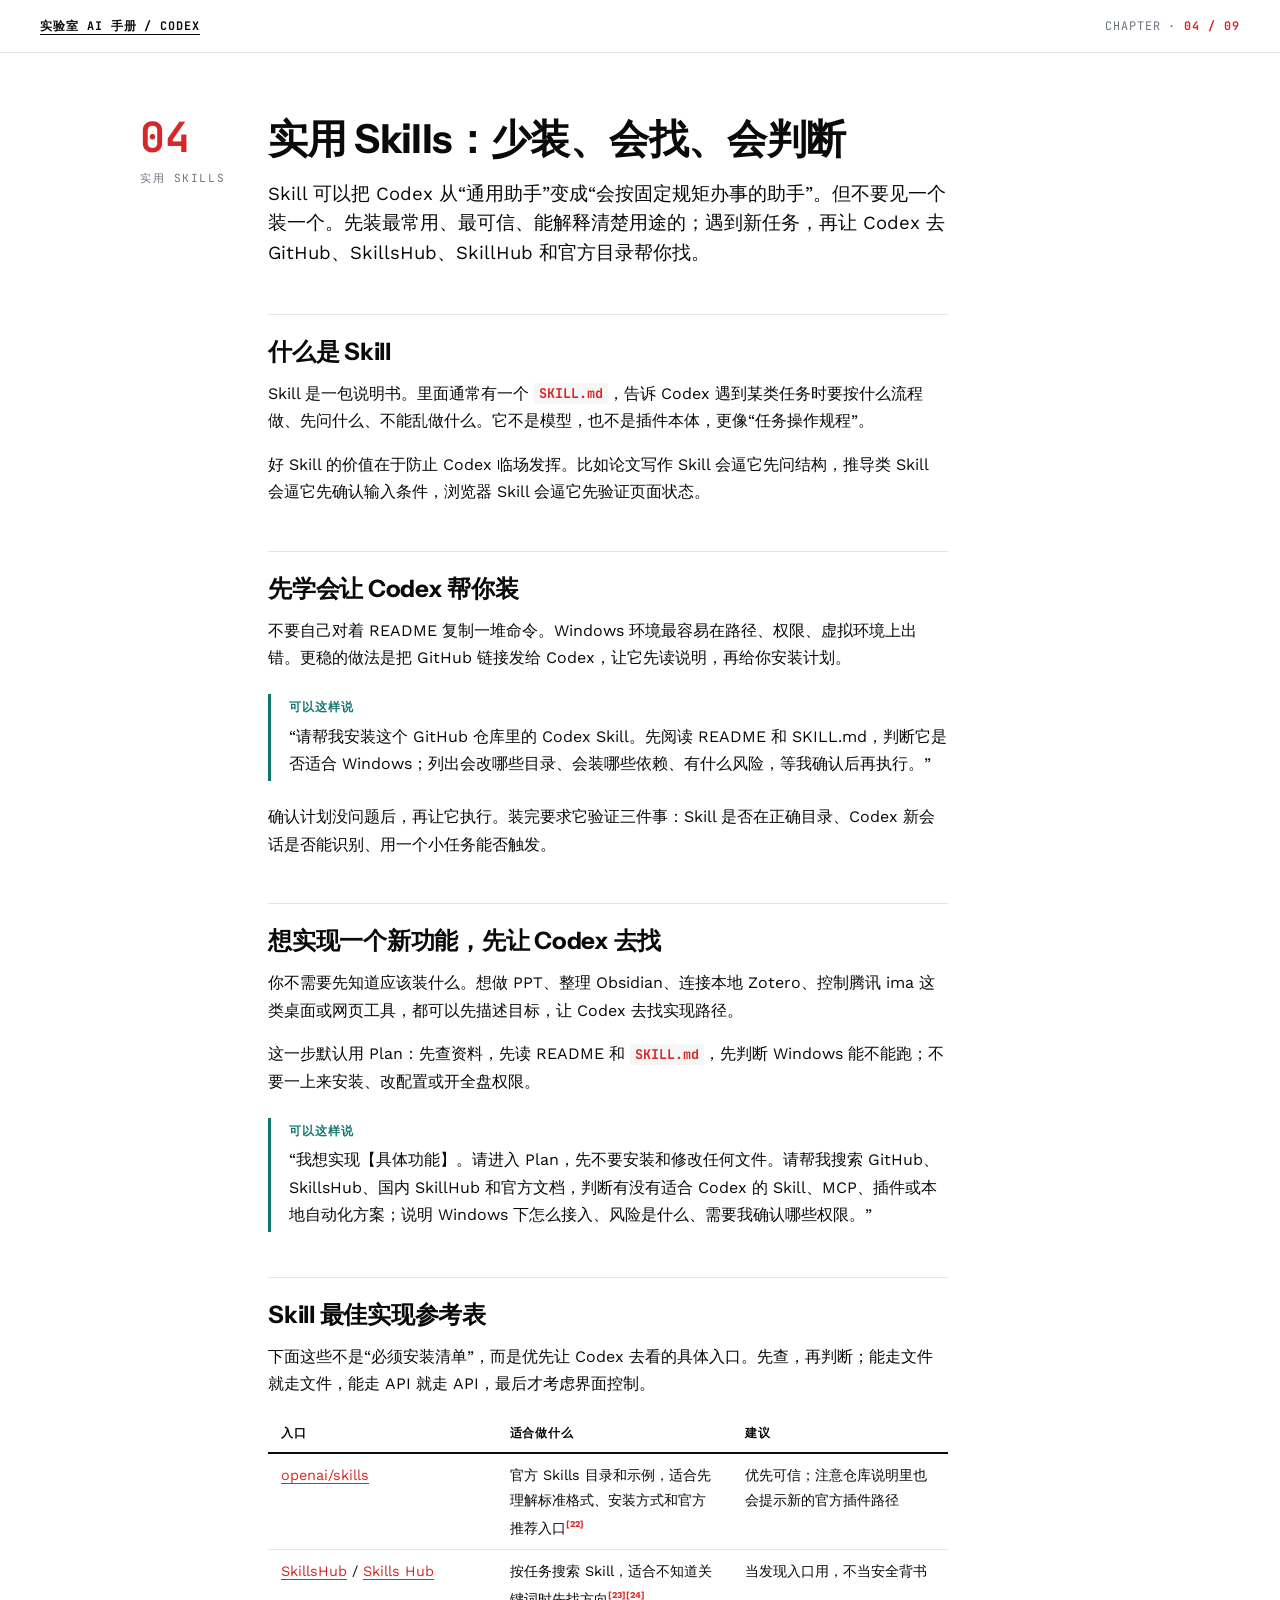
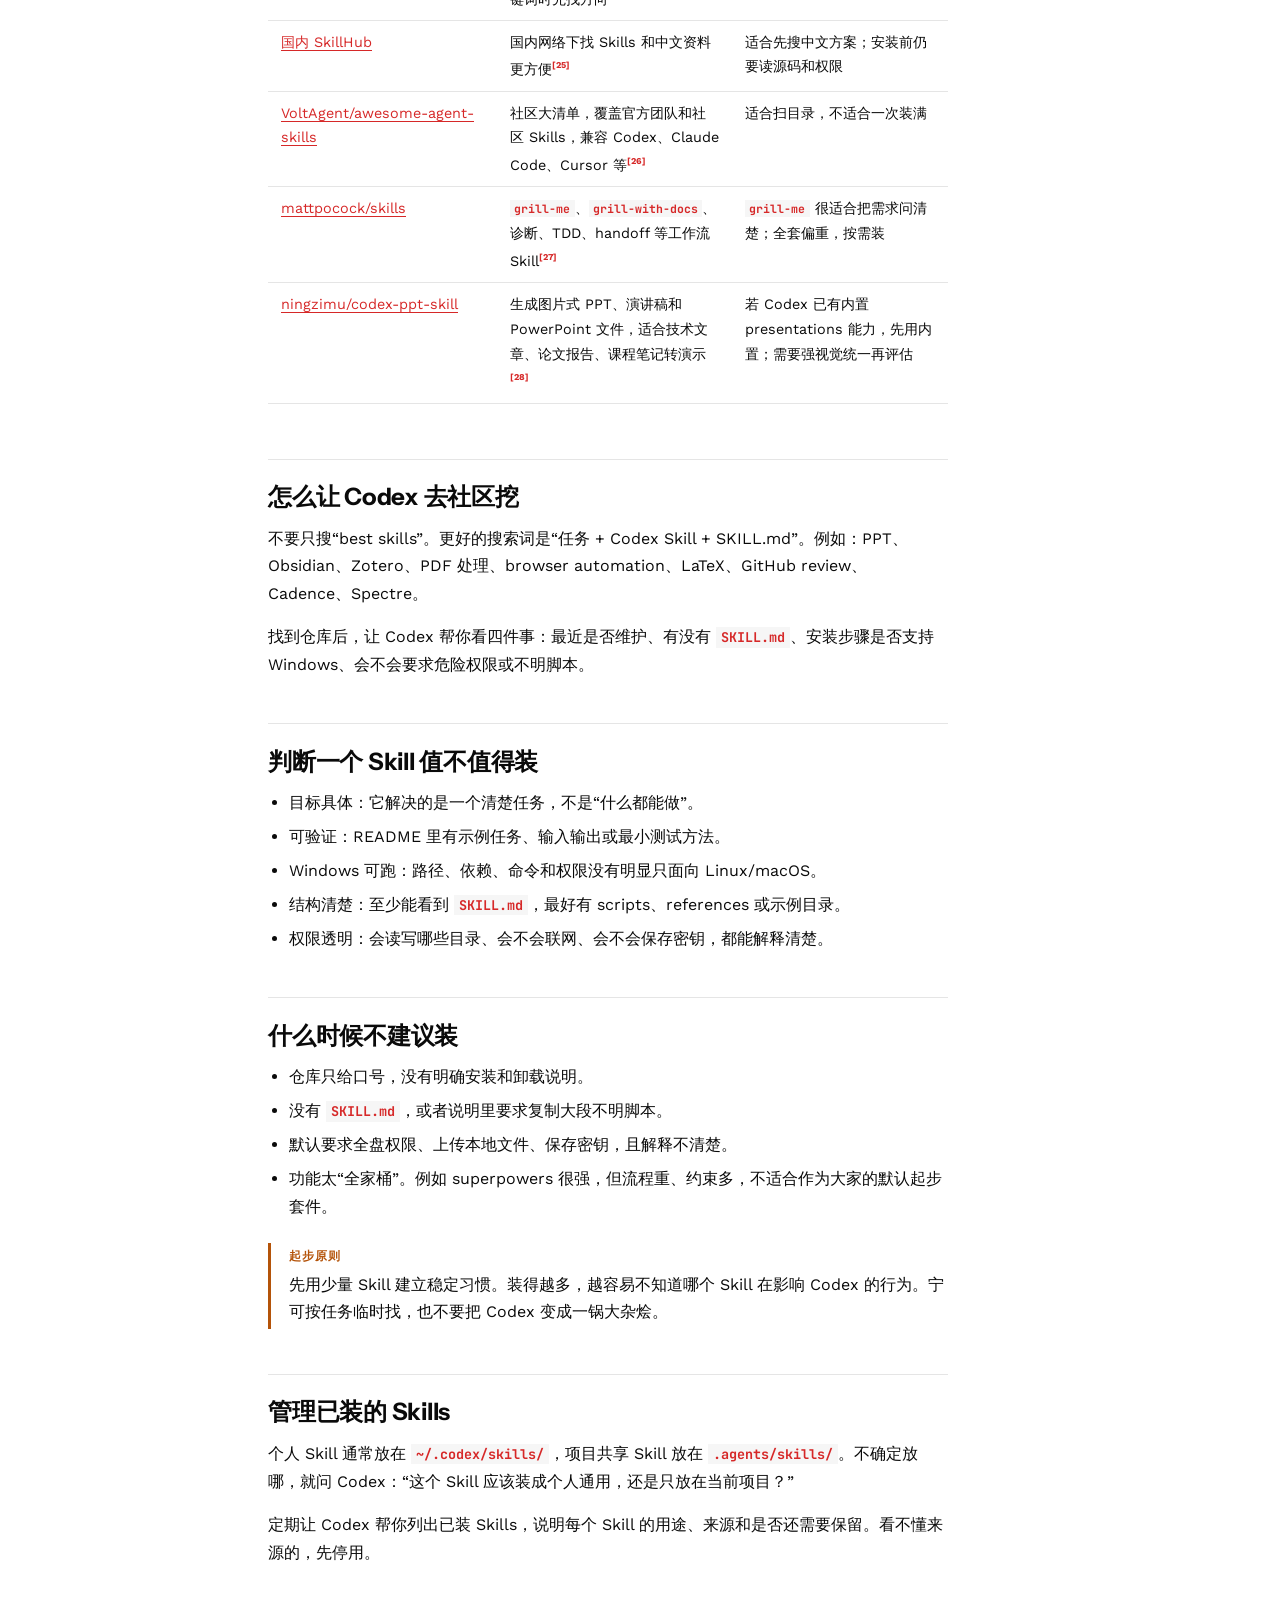
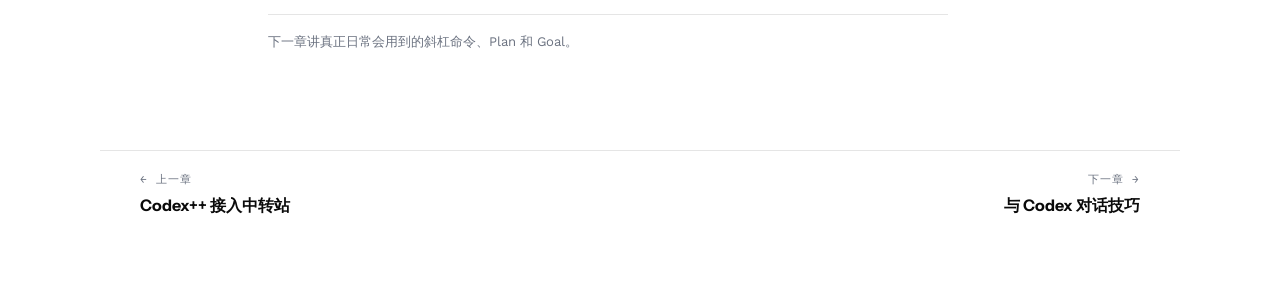
<file: 04-skills.html>
<!-- Generated by Trae Work -->
<!DOCTYPE html>
<html lang="zh-CN">
<head>
<meta charset="UTF-8">
<meta name="viewport" content="width=device-width, initial-scale=1.0">
<title>实用 Skills · 实验室 AI 手册</title>
<link rel="stylesheet" href="./_shared/style.css">
</head>
<body>

<div class="topbar">
  <div class="tb-title"><a href="index.html">实验室 AI 手册 / Codex</a></div>
  <div class="tb-meta">Chapter · <b>04 / 09</b></div>
</div>

<div class="page">
  <div class="margin-col">
    <div class="ch-num">04</div>
    <div class="ch-label">实用 Skills</div>
  </div>
  <div class="content">

    <h1>实用 Skills：少装、会找、会判断</h1>
    <p class="lead">Skill 可以把 Codex 从“通用助手”变成“会按固定规矩办事的助手”。但不要见一个装一个。先装最常用、最可信、能解释清楚用途的；遇到新任务，再让 Codex 去 GitHub、SkillsHub、SkillHub 和官方目录帮你找。</p>

    <h2>什么是 Skill</h2>
    <p>Skill 是一包说明书。里面通常有一个 <code>SKILL.md</code>，告诉 Codex 遇到某类任务时要按什么流程做、先问什么、不能乱做什么。它不是模型，也不是插件本体，更像“任务操作规程”。</p>
    <p>好 Skill 的价值在于防止 Codex 临场发挥。比如论文写作 Skill 会逼它先问结构，推导类 Skill 会逼它先确认输入条件，浏览器 Skill 会逼它先验证页面状态。</p>

    <h2>先学会让 Codex 帮你装</h2>
    <p>不要自己对着 README 复制一堆命令。Windows 环境最容易在路径、权限、虚拟环境上出错。更稳的做法是把 GitHub 链接发给 Codex，让它先读说明，再给你安装计划。</p>
    <div class="callout tip">
      <span class="cl-label">可以这样说</span>
      <p>“请帮我安装这个 GitHub 仓库里的 Codex Skill。先阅读 README 和 SKILL.md，判断它是否适合 Windows；列出会改哪些目录、会装哪些依赖、有什么风险，等我确认后再执行。”</p>
    </div>
    <p>确认计划没问题后，再让它执行。装完要求它验证三件事：Skill 是否在正确目录、Codex 新会话是否能识别、用一个小任务能否触发。</p>

    <h2>想实现一个新功能，先让 Codex 去找</h2>
    <p>你不需要先知道应该装什么。想做 PPT、整理 Obsidian、连接本地 Zotero、控制腾讯 ima 这类桌面或网页工具，都可以先描述目标，让 Codex 去找实现路径。</p>
    <p>这一步默认用 Plan：先查资料，先读 README 和 <code>SKILL.md</code>，先判断 Windows 能不能跑；不要一上来安装、改配置或开全盘权限。</p>
    <div class="callout tip">
      <span class="cl-label">可以这样说</span>
      <p>“我想实现【具体功能】。请进入 Plan，先不要安装和修改任何文件。请帮我搜索 GitHub、SkillsHub、国内 SkillHub 和官方文档，判断有没有适合 Codex 的 Skill、MCP、插件或本地自动化方案；说明 Windows 下怎么接入、风险是什么、需要我确认哪些权限。”</p>
    </div>

    <h2>Skill 最佳实现参考表</h2>
    <p>下面这些不是“必须安装清单”，而是优先让 Codex 去看的具体入口。先查，再判断；能走文件就走文件，能走 API 就走 API，最后才考虑界面控制。</p>
    <div class="table-wrap">
    <table>
    <thead><tr><th>入口</th><th>适合做什么</th><th>建议</th></tr></thead>
    <tbody>
      <tr><td><a href="https://github.com/openai/skills" target="_blank" rel="noopener">openai/skills</a></td><td>官方 Skills 目录和示例，适合先理解标准格式、安装方式和官方推荐入口<sup><a href="08-troubleshoot.html#cite-22">[22]</a></sup></td><td>优先可信；注意仓库说明里也会提示新的官方插件路径</td></tr>
      <tr><td><a href="https://skillshub.wtf/" target="_blank" rel="noopener">SkillsHub</a> / <a href="https://www.skillshub.work/" target="_blank" rel="noopener">Skills Hub</a></td><td>按任务搜索 Skill，适合不知道关键词时先找方向<sup><a href="08-troubleshoot.html#cite-23">[23]</a></sup><sup><a href="08-troubleshoot.html#cite-24">[24]</a></sup></td><td>当发现入口用，不当安全背书</td></tr>
      <tr><td><a href="https://skillhub.cn/" target="_blank" rel="noopener">国内 SkillHub</a></td><td>国内网络下找 Skills 和中文资料更方便<sup><a href="08-troubleshoot.html#cite-25">[25]</a></sup></td><td>适合先搜中文方案；安装前仍要读源码和权限</td></tr>
      <tr><td><a href="https://github.com/VoltAgent/awesome-agent-skills" target="_blank" rel="noopener">VoltAgent/awesome-agent-skills</a></td><td>社区大清单，覆盖官方团队和社区 Skills，兼容 Codex、Claude Code、Cursor 等<sup><a href="08-troubleshoot.html#cite-26">[26]</a></sup></td><td>适合扫目录，不适合一次装满</td></tr>
      <tr><td><a href="https://github.com/mattpocock/skills" target="_blank" rel="noopener">mattpocock/skills</a></td><td><code>grill-me</code>、<code>grill-with-docs</code>、诊断、TDD、handoff 等工作流 Skill<sup><a href="08-troubleshoot.html#cite-27">[27]</a></sup></td><td><code>grill-me</code> 很适合把需求问清楚；全套偏重，按需装</td></tr>
      <tr><td><a href="https://github.com/ningzimu/codex-ppt-skill" target="_blank" rel="noopener">ningzimu/codex-ppt-skill</a></td><td>生成图片式 PPT、演讲稿和 PowerPoint 文件，适合技术文章、论文报告、课程笔记转演示<sup><a href="08-troubleshoot.html#cite-28">[28]</a></sup></td><td>若 Codex 已有内置 presentations 能力，先用内置；需要强视觉统一再评估</td></tr>
      <tr><td><a href="https://github.com/SkyworkAI/Skywork-Skills" target="_blank" rel="noopener">SkyworkAI/Skywork-Skills</a></td><td>AI PPT、文档、表格、图片、搜索和音乐等办公套件 Skills<sup><a href="08-troubleshoot.html#cite-29">[29]</a></sup></td><td>适合作为办公类候选，不默认全装</td></tr>
      <tr><td><a href="https://github.com/kepano/obsidian-skills" target="_blank" rel="noopener">kepano/obsidian-skills</a></td><td>Obsidian Markdown、Bases、JSON Canvas、Obsidian CLI 等 vault 工作流<sup><a href="08-troubleshoot.html#cite-30">[30]</a></sup></td><td>Obsidian 优先走 Markdown 文件和 vault 规则，不急着点界面</td></tr>
      <tr><td><a href="https://github.com/zyf4321/zotero-obsidian-paper-reader-skill" target="_blank" rel="noopener">zyf4321/zotero-obsidian-paper-reader-skill</a></td><td>从 Zotero 或本地 PDF 生成双语 Obsidian 论文阅读包<sup><a href="08-troubleshoot.html#cite-31">[31]</a></sup></td><td>适合论文精读；先确认 PDF、截图和笔记输出目录</td></tr>
      <tr><td><a href="https://github.com/WenyuChiou/research-hub" target="_blank" rel="noopener">WenyuChiou/research-hub</a></td><td>把 Zotero、Obsidian、NotebookLM 组织成可被 Agent 操作的研究工作台<sup><a href="08-troubleshoot.html#cite-32">[32]</a></sup></td><td>能力更重，适合先让 Codex 做架构和安装风险评估</td></tr>
      <tr><td><a href="https://github.com/Arcadia-1/virtuoso-bridge-lite" target="_blank" rel="noopener">Arcadia-1/virtuoso-bridge-lite</a></td><td>让 Codex 连接 Cadence Virtuoso、Spectre、Maestro 等本地或远程工具<sup><a href="08-troubleshoot.html#cite-12">[12]</a></sup></td><td>需要配环境，先让 Codex 做安装计划</td></tr>
      <tr><td><a href="https://github.com/Liuxd-1230/deriving-buck-df-transfer-functions" target="_blank" rel="noopener">Liuxd-1230/deriving-buck-df-transfer-functions</a></td><td>按固定流程做传函推导、检查输入是否齐全、生成可追溯报告<sup><a href="08-troubleshoot.html#cite-13">[13]</a></sup></td><td>适合严肃推导，信息不齐时让它停下来问</td></tr>
      <tr><td><a href="https://github.com/Imbad0202/academic-research-skills-codex" target="_blank" rel="noopener">Imbad0202/academic-research-skills-codex</a></td><td>论文结构、章节撰写、文献整理、图表和语言润色<sup><a href="08-troubleshoot.html#cite-14">[14]</a></sup></td><td>适合写作流程，不要让它替代最终判断</td></tr>
    </tbody>
    </table>
    </div>

    <h2>怎么让 Codex 去社区挖</h2>
    <p>不要只搜“best skills”。更好的搜索词是“任务 + Codex Skill + SKILL.md”。例如：PPT、Obsidian、Zotero、PDF 处理、browser automation、LaTeX、GitHub review、Cadence、Spectre。</p>
    <p>找到仓库后，让 Codex 帮你看四件事：最近是否维护、有没有 <code>SKILL.md</code>、安装步骤是否支持 Windows、会不会要求危险权限或不明脚本。</p>

    <h2>判断一个 Skill 值不值得装</h2>
    <ul>
      <li>目标具体：它解决的是一个清楚任务，不是“什么都能做”。</li>
      <li>可验证：README 里有示例任务、输入输出或最小测试方法。</li>
      <li>Windows 可跑：路径、依赖、命令和权限没有明显只面向 Linux/macOS。</li>
      <li>结构清楚：至少能看到 <code>SKILL.md</code>，最好有 scripts、references 或示例目录。</li>
      <li>权限透明：会读写哪些目录、会不会联网、会不会保存密钥，都能解释清楚。</li>
    </ul>

    <h2>什么时候不建议装</h2>
    <ul>
      <li>仓库只给口号，没有明确安装和卸载说明。</li>
      <li>没有 <code>SKILL.md</code>，或者说明里要求复制大段不明脚本。</li>
      <li>默认要求全盘权限、上传本地文件、保存密钥，且解释不清楚。</li>
      <li>功能太“全家桶”。例如 superpowers 很强，但流程重、约束多，不适合作为大家的默认起步套件。</li>
    </ul>

    <div class="callout warn">
      <span class="cl-label">起步原则</span>
      <p>先用少量 Skill 建立稳定习惯。装得越多，越容易不知道哪个 Skill 在影响 Codex 的行为。宁可按任务临时找，也不要把 Codex 变成一锅大杂烩。</p>
    </div>

    <h2>管理已装的 Skills</h2>
    <p>个人 Skill 通常放在 <code>~/.codex/skills/</code>，项目共享 Skill 放在 <code>.agents/skills/</code>。不确定放哪，就问 Codex：“这个 Skill 应该装成个人通用，还是只放在当前项目？”</p>
    <p>定期让 Codex 帮你列出已装 Skills，说明每个 Skill 的用途、来源和是否还需要保留。看不懂来源的，先停用。</p>

    <p class="footnote">下一章讲真正日常会用到的斜杠命令、Plan 和 Goal。</p>

  </div>
</div>

<div class="pagenav">
  <a href="03-relay.html" class="prev"><span class="pn-dir">← 上一章</span><span class="pn-title">Codex++ 接入中转站</span></a>
  <a href="05-dialogue.html" class="next"><span class="pn-dir">下一章 →</span><span class="pn-title">与 Codex 对话技巧</span></a>
</div>

</body>
</html>
</file>
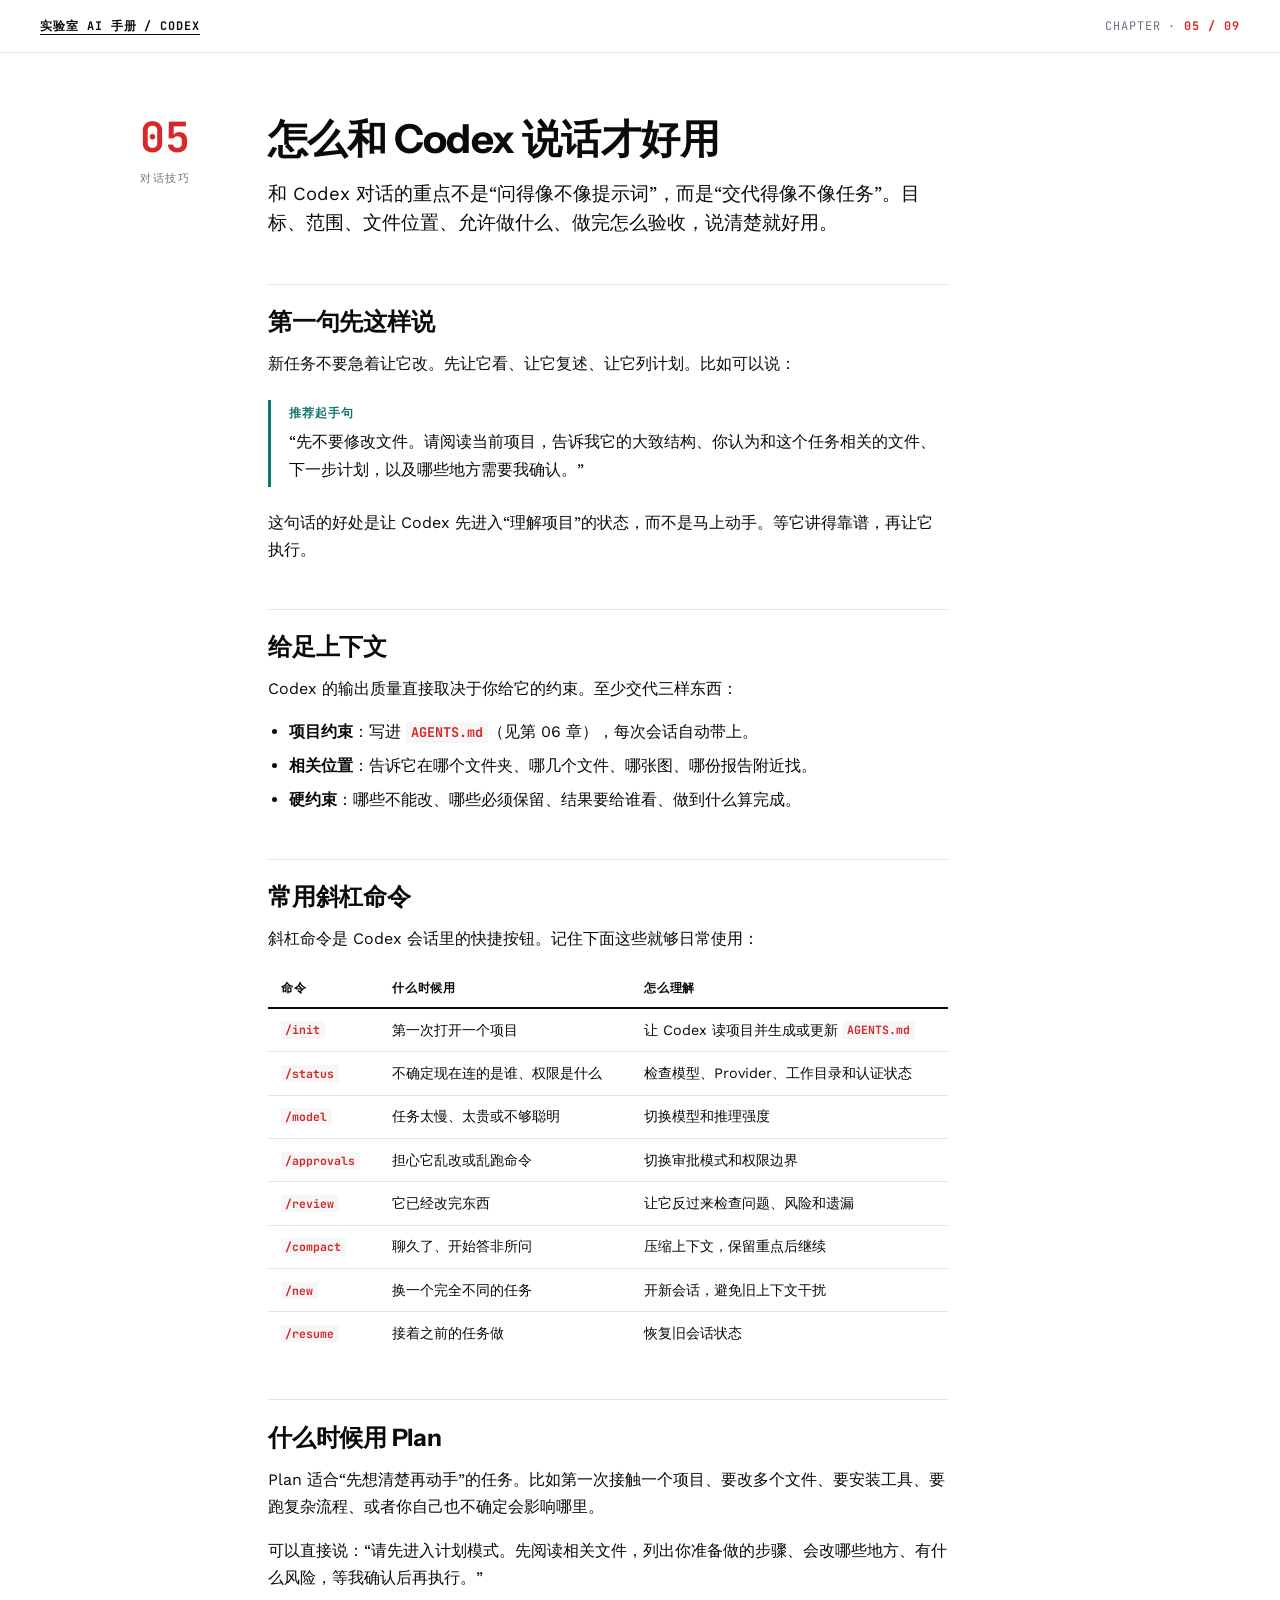
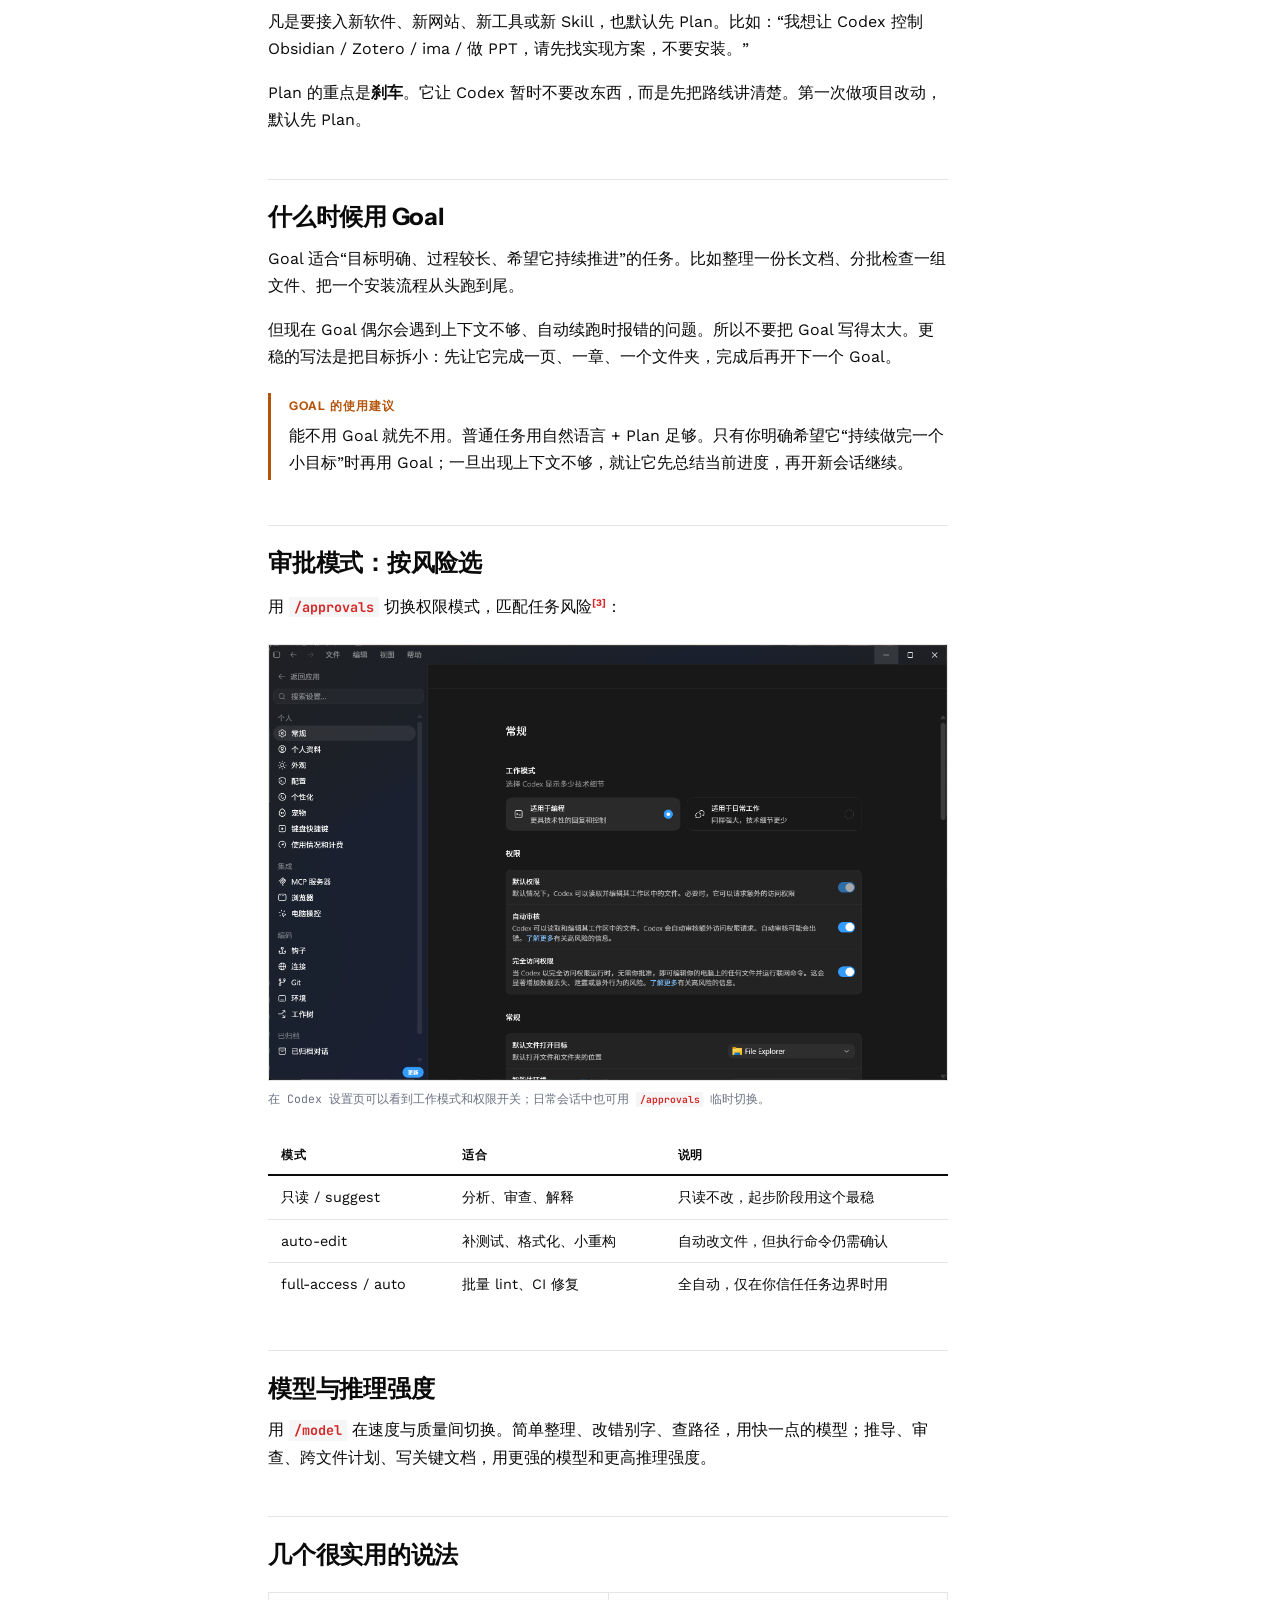
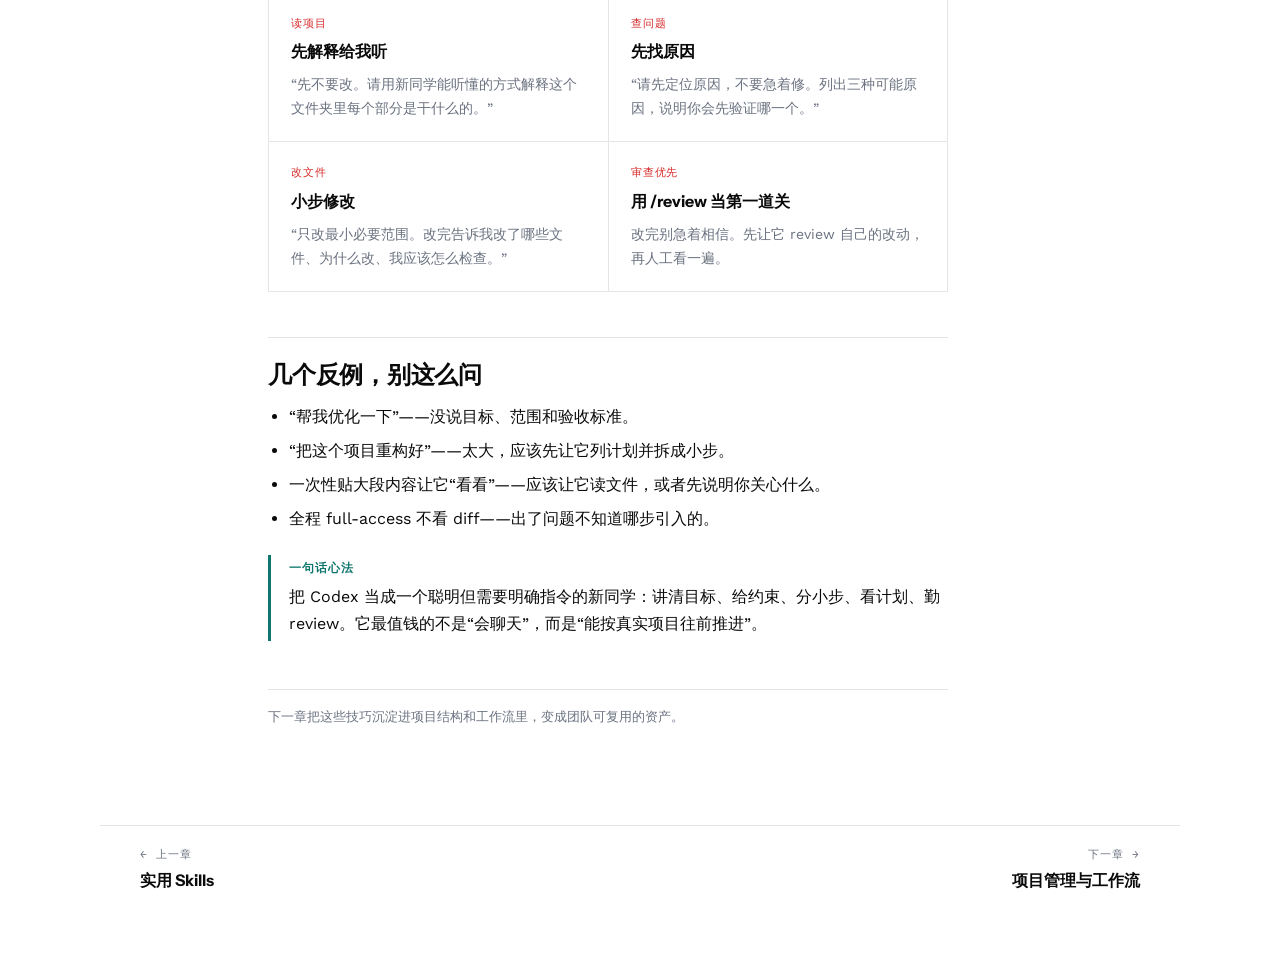
<file: 05-dialogue.html>
<!-- Generated by Trae Work -->
<!DOCTYPE html>
<html lang="zh-CN">
<head>
<meta charset="UTF-8">
<meta name="viewport" content="width=device-width, initial-scale=1.0">
<title>与 Codex 对话技巧 · 实验室 AI 手册</title>
<link rel="stylesheet" href="./_shared/style.css">
</head>
<body>

<div class="topbar">
  <div class="tb-title"><a href="index.html">实验室 AI 手册 / Codex</a></div>
  <div class="tb-meta">Chapter · <b>05 / 09</b></div>
</div>

<div class="page">
  <div class="margin-col">
    <div class="ch-num">05</div>
    <div class="ch-label">对话技巧</div>
  </div>
  <div class="content">

    <h1>怎么和 Codex 说话才好用</h1>
    <p class="lead">和 Codex 对话的重点不是“问得像不像提示词”，而是“交代得像不像任务”。目标、范围、文件位置、允许做什么、做完怎么验收，说清楚就好用。</p>

    <h2>第一句先这样说</h2>
    <p>新任务不要急着让它改。先让它看、让它复述、让它列计划。比如可以说：</p>
    <div class="callout tip">
      <span class="cl-label">推荐起手句</span>
      <p>“先不要修改文件。请阅读当前项目，告诉我它的大致结构、你认为和这个任务相关的文件、下一步计划，以及哪些地方需要我确认。”</p>
    </div>
    <p>这句话的好处是让 Codex 先进入“理解项目”的状态，而不是马上动手。等它讲得靠谱，再让它执行。</p>

    <h2>给足上下文</h2>
    <p>Codex 的输出质量直接取决于你给它的约束。至少交代三样东西：</p>
    <ul>
      <li><strong>项目约束</strong>：写进 <code>AGENTS.md</code>（见第 06 章），每次会话自动带上。</li>
      <li><strong>相关位置</strong>：告诉它在哪个文件夹、哪几个文件、哪张图、哪份报告附近找。</li>
      <li><strong>硬约束</strong>：哪些不能改、哪些必须保留、结果要给谁看、做到什么算完成。</li>
    </ul>

    <h2>常用斜杠命令</h2>
    <p>斜杠命令是 Codex 会话里的快捷按钮。记住下面这些就够日常使用：</p>
    <div class="table-wrap">
    <table>
    <thead><tr><th>命令</th><th>什么时候用</th><th>怎么理解</th></tr></thead>
    <tbody>
      <tr><td><code>/init</code></td><td>第一次打开一个项目</td><td>让 Codex 读项目并生成或更新 <code>AGENTS.md</code></td></tr>
      <tr><td><code>/status</code></td><td>不确定现在连的是谁、权限是什么</td><td>检查模型、Provider、工作目录和认证状态</td></tr>
      <tr><td><code>/model</code></td><td>任务太慢、太贵或不够聪明</td><td>切换模型和推理强度</td></tr>
      <tr><td><code>/approvals</code></td><td>担心它乱改或乱跑命令</td><td>切换审批模式和权限边界</td></tr>
      <tr><td><code>/review</code></td><td>它已经改完东西</td><td>让它反过来检查问题、风险和遗漏</td></tr>
      <tr><td><code>/compact</code></td><td>聊久了、开始答非所问</td><td>压缩上下文，保留重点后继续</td></tr>
      <tr><td><code>/new</code></td><td>换一个完全不同的任务</td><td>开新会话，避免旧上下文干扰</td></tr>
      <tr><td><code>/resume</code></td><td>接着之前的任务做</td><td>恢复旧会话状态</td></tr>
    </tbody>
    </table>
    </div>

    <h2>什么时候用 Plan</h2>
    <p>Plan 适合“先想清楚再动手”的任务。比如第一次接触一个项目、要改多个文件、要安装工具、要跑复杂流程、或者你自己也不确定会影响哪里。</p>
    <p>可以直接说：“请先进入计划模式。先阅读相关文件，列出你准备做的步骤、会改哪些地方、有什么风险，等我确认后再执行。”</p>
    <p>凡是要接入新软件、新网站、新工具或新 Skill，也默认先 Plan。比如：“我想让 Codex 控制 Obsidian / Zotero / ima / 做 PPT，请先找实现方案，不要安装。”</p>
    <p>Plan 的重点是<strong>刹车</strong>。它让 Codex 暂时不要改东西，而是先把路线讲清楚。第一次做项目改动，默认先 Plan。</p>

    <h2>什么时候用 Goal</h2>
    <p>Goal 适合“目标明确、过程较长、希望它持续推进”的任务。比如整理一份长文档、分批检查一组文件、把一个安装流程从头跑到尾。</p>
    <p>但现在 Goal 偶尔会遇到上下文不够、自动续跑时报错的问题。所以不要把 Goal 写得太大。更稳的写法是把目标拆小：先让它完成一页、一章、一个文件夹，完成后再开下一个 Goal。</p>
    <div class="callout warn">
      <span class="cl-label">Goal 的使用建议</span>
      <p>能不用 Goal 就先不用。普通任务用自然语言 + Plan 足够。只有你明确希望它“持续做完一个小目标”时再用 Goal；一旦出现上下文不够，就让它先总结当前进度，再开新会话继续。</p>
    </div>

    <h2>审批模式：按风险选</h2>
    <p>用 <code>/approvals</code> 切换权限模式，匹配任务风险<sup><a href="08-troubleshoot.html#cite-3">[3]</a></sup>：</p>
    <figure class="manual-figure">
      <img src="./fig/codex_setting.png" alt="Codex 设置页常规权限区域，显示工作模式、默认权限、自动审核和完全访问权限" loading="lazy" decoding="async">
      <figcaption>在 Codex 设置页可以看到工作模式和权限开关；日常会话中也可用 <code>/approvals</code> 临时切换。</figcaption>
    </figure>
    <div class="table-wrap">
    <table>
    <thead><tr><th>模式</th><th>适合</th><th>说明</th></tr></thead>
    <tbody>
      <tr><td>只读 / suggest</td><td>分析、审查、解释</td><td>只读不改，起步阶段用这个最稳</td></tr>
      <tr><td>auto-edit</td><td>补测试、格式化、小重构</td><td>自动改文件，但执行命令仍需确认</td></tr>
      <tr><td>full-access / auto</td><td>批量 lint、CI 修复</td><td>全自动，仅在你信任任务边界时用</td></tr>
    </tbody>
    </table>
    </div>

    <h2>模型与推理强度</h2>
    <p>用 <code>/model</code> 在速度与质量间切换。简单整理、改错别字、查路径，用快一点的模型；推导、审查、跨文件计划、写关键文档，用更强的模型和更高推理强度。</p>

    <h2>几个很实用的说法</h2>
    <div class="card-grid">
      <div class="card">
        <div class="card-tag">读项目</div>
        <h4>先解释给我听</h4>
        <p>“先不要改。请用新同学能听懂的方式解释这个文件夹里每个部分是干什么的。”</p>
      </div>
      <div class="card">
        <div class="card-tag">查问题</div>
        <h4>先找原因</h4>
        <p>“请先定位原因，不要急着修。列出三种可能原因，说明你会先验证哪一个。”</p>
      </div>
      <div class="card">
        <div class="card-tag">改文件</div>
        <h4>小步修改</h4>
        <p>“只改最小必要范围。改完告诉我改了哪些文件、为什么改、我应该怎么检查。”</p>
      </div>
      <div class="card">
        <div class="card-tag">审查优先</div>
        <h4>用 /review 当第一道关</h4>
        <p>改完别急着相信。先让它 review 自己的改动，再人工看一遍。</p>
      </div>
    </div>

    <h2>几个反例，别这么问</h2>
    <ul>
      <li>“帮我优化一下”——没说目标、范围和验收标准。</li>
      <li>“把这个项目重构好”——太大，应该先让它列计划并拆成小步。</li>
      <li>一次性贴大段内容让它“看看”——应该让它读文件，或者先说明你关心什么。</li>
      <li>全程 full-access 不看 diff——出了问题不知道哪步引入的。</li>
    </ul>

    <div class="callout tip">
      <span class="cl-label">一句话心法</span>
      <p>把 Codex 当成一个聪明但需要明确指令的新同学：讲清目标、给约束、分小步、看计划、勤 review。它最值钱的不是“会聊天”，而是“能按真实项目往前推进”。</p>
    </div>

    <p class="footnote">下一章把这些技巧沉淀进项目结构和工作流里，变成团队可复用的资产。</p>

  </div>
</div>

<div class="pagenav">
  <a href="04-skills.html" class="prev"><span class="pn-dir">← 上一章</span><span class="pn-title">实用 Skills</span></a>
  <a href="06-project.html" class="next"><span class="pn-dir">下一章 →</span><span class="pn-title">项目管理与工作流</span></a>
</div>

</body>
</html>
</file>
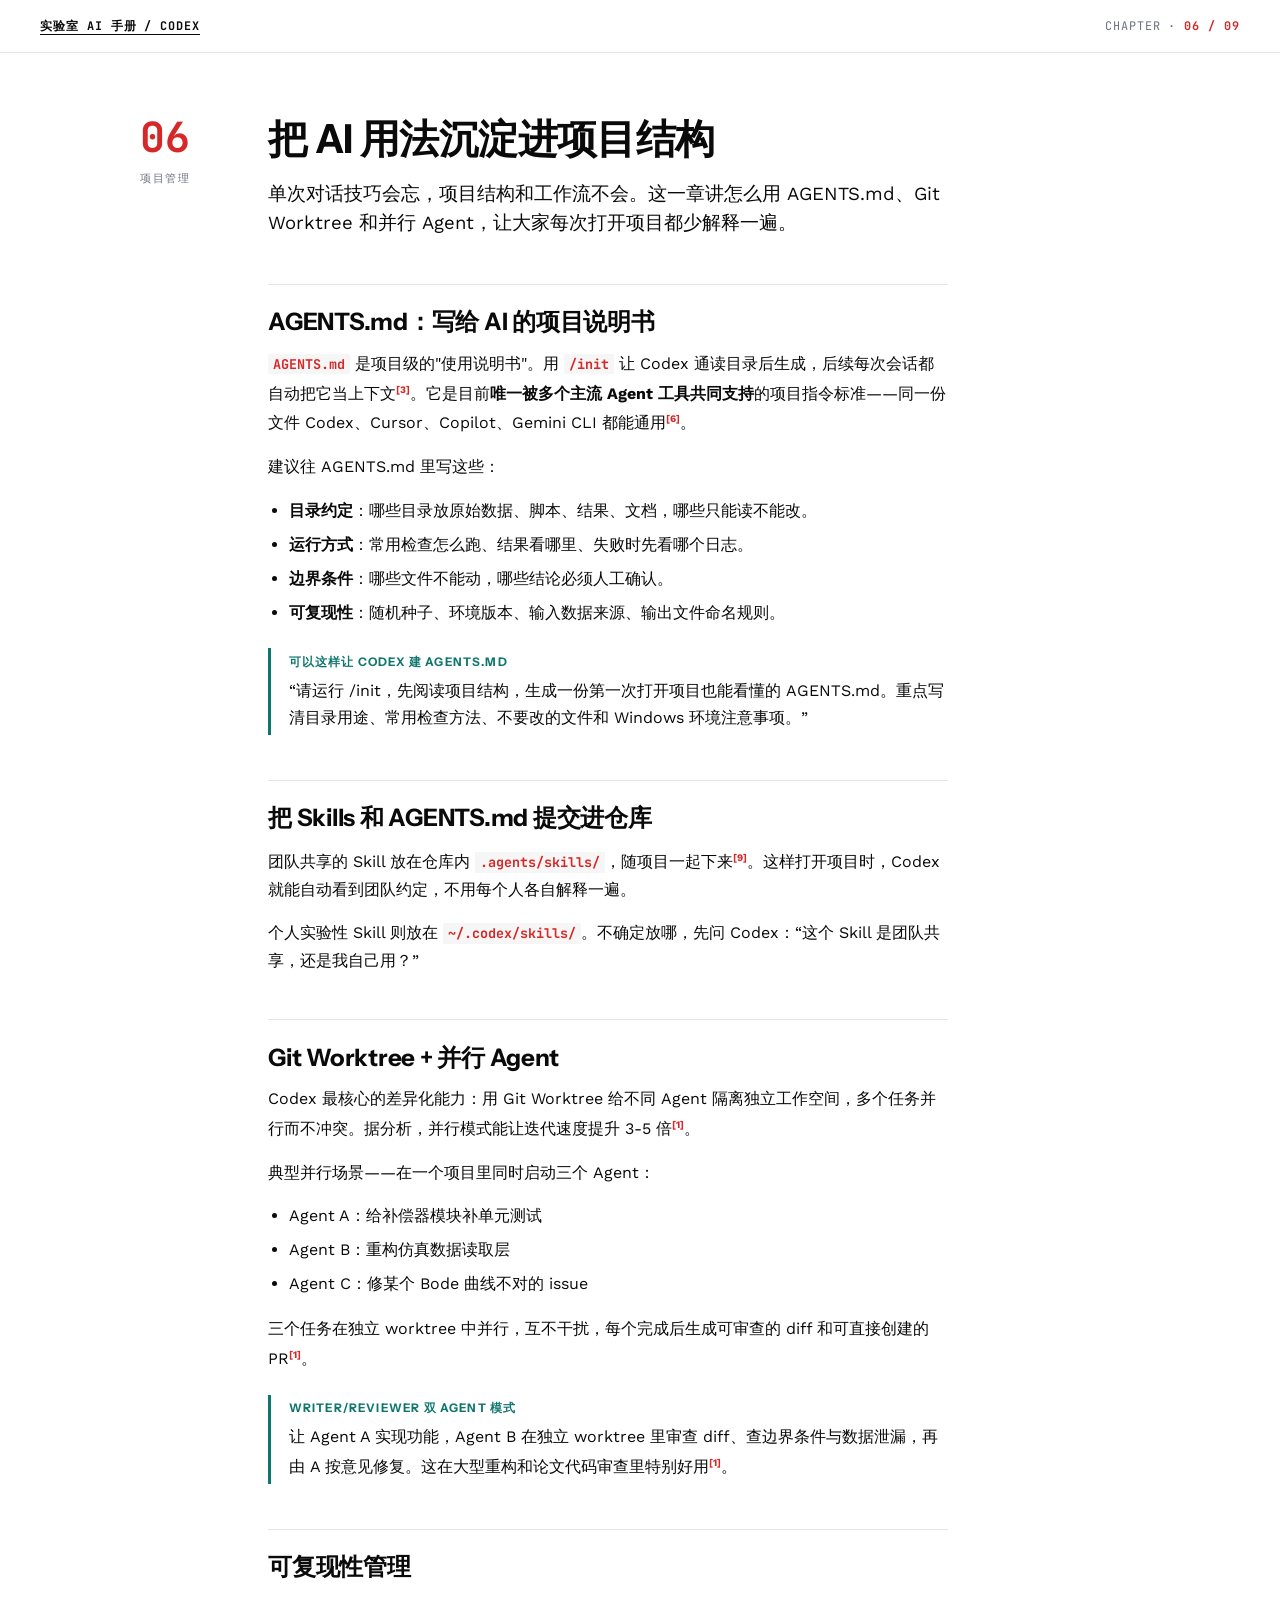
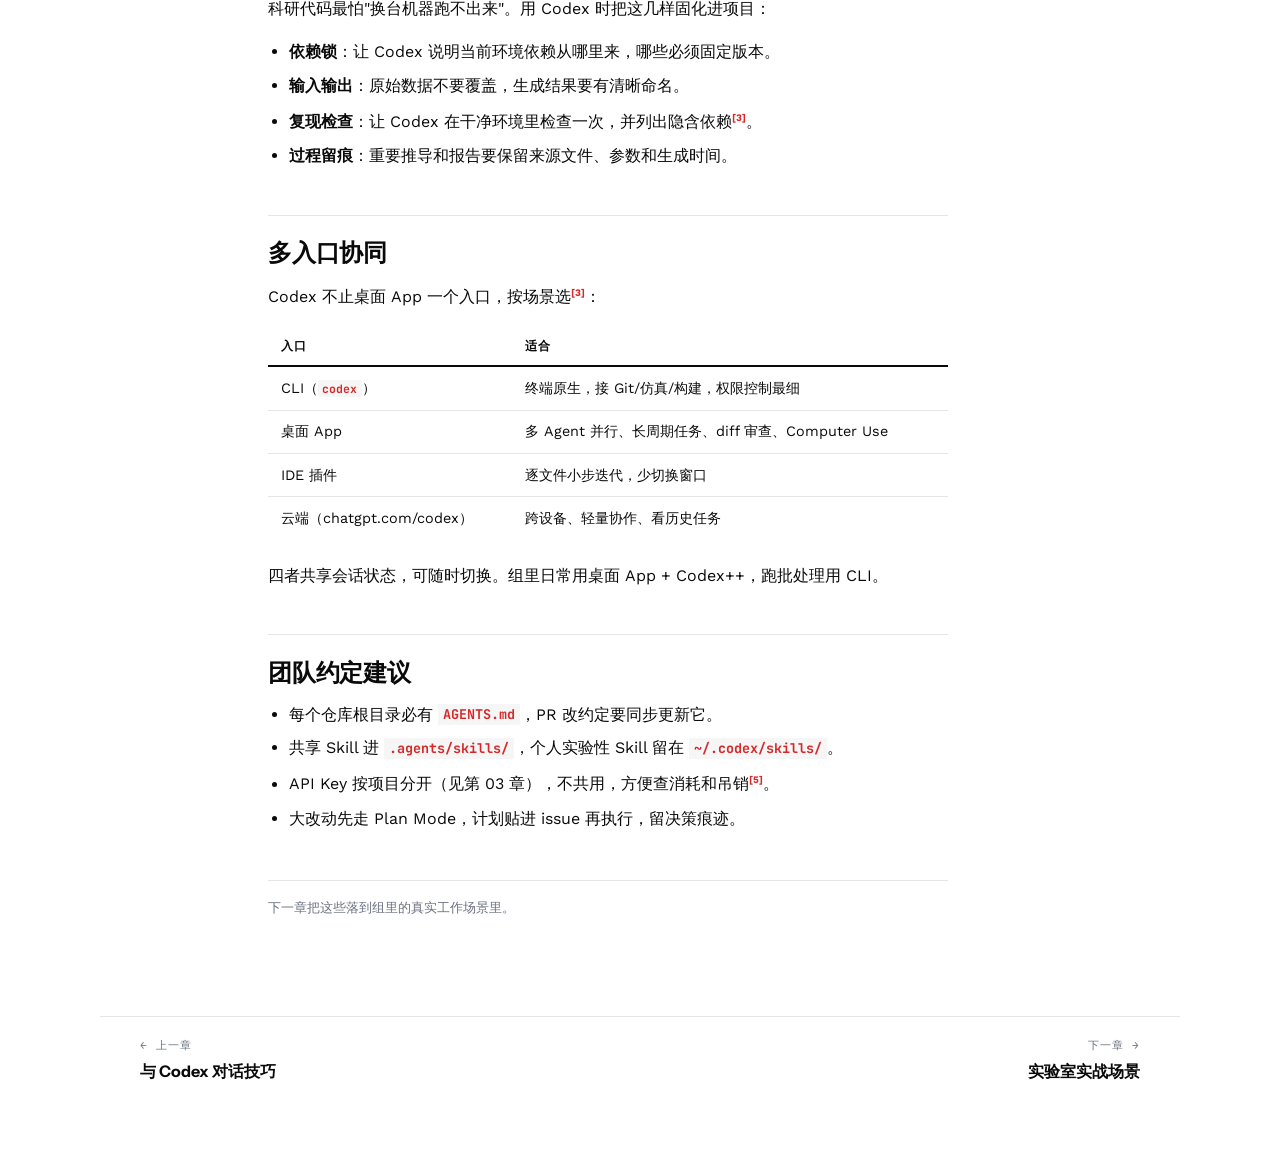
<file: 06-project.html>
<!-- Generated by Trae Work -->
<!DOCTYPE html>
<html lang="zh-CN">
<head>
<meta charset="UTF-8">
<meta name="viewport" content="width=device-width, initial-scale=1.0">
<title>项目管理与工作流 · 实验室 AI 手册</title>
<link rel="stylesheet" href="./_shared/style.css">
</head>
<body>

<div class="topbar">
  <div class="tb-title"><a href="index.html">实验室 AI 手册 / Codex</a></div>
  <div class="tb-meta">Chapter · <b>06 / 09</b></div>
</div>

<div class="page">
  <div class="margin-col">
    <div class="ch-num">06</div>
    <div class="ch-label">项目管理</div>
  </div>
  <div class="content">

    <h1>把 AI 用法沉淀进项目结构</h1>
    <p class="lead">单次对话技巧会忘，项目结构和工作流不会。这一章讲怎么用 AGENTS.md、Git Worktree 和并行 Agent，让大家每次打开项目都少解释一遍。</p>

    <h2>AGENTS.md：写给 AI 的项目说明书</h2>
    <p><code>AGENTS.md</code> 是项目级的"使用说明书"。用 <code>/init</code> 让 Codex 通读目录后生成，后续每次会话都自动把它当上下文<sup><a href="08-troubleshoot.html#cite-3">[3]</a></sup>。它是目前<strong>唯一被多个主流 Agent 工具共同支持</strong>的项目指令标准——同一份文件 Codex、Cursor、Copilot、Gemini CLI 都能通用<sup><a href="08-troubleshoot.html#cite-6">[6]</a></sup>。</p>
    <p>建议往 AGENTS.md 里写这些：</p>
    <ul>
      <li><strong>目录约定</strong>：哪些目录放原始数据、脚本、结果、文档，哪些只能读不能改。</li>
      <li><strong>运行方式</strong>：常用检查怎么跑、结果看哪里、失败时先看哪个日志。</li>
      <li><strong>边界条件</strong>：哪些文件不能动，哪些结论必须人工确认。</li>
      <li><strong>可复现性</strong>：随机种子、环境版本、输入数据来源、输出文件命名规则。</li>
    </ul>
    <div class="callout tip">
      <span class="cl-label">可以这样让 Codex 建 AGENTS.md</span>
      <p>“请运行 /init，先阅读项目结构，生成一份第一次打开项目也能看懂的 AGENTS.md。重点写清目录用途、常用检查方法、不要改的文件和 Windows 环境注意事项。”</p>
    </div>

    <h2>把 Skills 和 AGENTS.md 提交进仓库</h2>
    <p>团队共享的 Skill 放在仓库内 <code>.agents/skills/</code>，随项目一起下来<sup><a href="08-troubleshoot.html#cite-9">[9]</a></sup>。这样打开项目时，Codex 就能自动看到团队约定，不用每个人各自解释一遍。</p>
    <p>个人实验性 Skill 则放在 <code>~/.codex/skills/</code>。不确定放哪，先问 Codex：“这个 Skill 是团队共享，还是我自己用？”</p>

    <h2>Git Worktree + 并行 Agent</h2>
    <p>Codex 最核心的差异化能力：用 Git Worktree 给不同 Agent 隔离独立工作空间，多个任务并行而不冲突。据分析，并行模式能让迭代速度提升 3-5 倍<sup><a href="08-troubleshoot.html#cite-1">[1]</a></sup>。</p>
    <p>典型并行场景——在一个项目里同时启动三个 Agent：</p>
    <ul>
      <li>Agent A：给补偿器模块补单元测试</li>
      <li>Agent B：重构仿真数据读取层</li>
      <li>Agent C：修某个 Bode 曲线不对的 issue</li>
    </ul>
    <p>三个任务在独立 worktree 中并行，互不干扰，每个完成后生成可审查的 diff 和可直接创建的 PR<sup><a href="08-troubleshoot.html#cite-1">[1]</a></sup>。</p>

    <div class="callout tip">
      <span class="cl-label">Writer/Reviewer 双 Agent 模式</span>
      <p>让 Agent A 实现功能，Agent B 在独立 worktree 里审查 diff、查边界条件与数据泄漏，再由 A 按意见修复。这在大型重构和论文代码审查里特别好用<sup><a href="08-troubleshoot.html#cite-1">[1]</a></sup>。</p>
    </div>

    <h2>可复现性管理</h2>
    <p>科研代码最怕"换台机器跑不出来"。用 Codex 时把这几样固化进项目：</p>
    <ul>
      <li><strong>依赖锁</strong>：让 Codex 说明当前环境依赖从哪里来，哪些必须固定版本。</li>
      <li><strong>输入输出</strong>：原始数据不要覆盖，生成结果要有清晰命名。</li>
      <li><strong>复现检查</strong>：让 Codex 在干净环境里检查一次，并列出隐含依赖<sup><a href="08-troubleshoot.html#cite-3">[3]</a></sup>。</li>
      <li><strong>过程留痕</strong>：重要推导和报告要保留来源文件、参数和生成时间。</li>
    </ul>

    <h2>多入口协同</h2>
    <p>Codex 不止桌面 App 一个入口，按场景选<sup><a href="08-troubleshoot.html#cite-3">[3]</a></sup>：</p>
    <div class="table-wrap">
    <table>
    <thead><tr><th>入口</th><th>适合</th></tr></thead>
    <tbody>
      <tr><td>CLI（<code>codex</code>）</td><td>终端原生，接 Git/仿真/构建，权限控制最细</td></tr>
      <tr><td>桌面 App</td><td>多 Agent 并行、长周期任务、diff 审查、Computer Use</td></tr>
      <tr><td>IDE 插件</td><td>逐文件小步迭代，少切换窗口</td></tr>
      <tr><td>云端（chatgpt.com/codex）</td><td>跨设备、轻量协作、看历史任务</td></tr>
    </tbody>
    </table>
    </div>
    <p>四者共享会话状态，可随时切换。组里日常用桌面 App + Codex++，跑批处理用 CLI。</p>

    <h2>团队约定建议</h2>
    <ul>
      <li>每个仓库根目录必有 <code>AGENTS.md</code>，PR 改约定要同步更新它。</li>
      <li>共享 Skill 进 <code>.agents/skills/</code>，个人实验性 Skill 留在 <code>~/.codex/skills/</code>。</li>
      <li>API Key 按项目分开（见第 03 章），不共用，方便查消耗和吊销<sup><a href="08-troubleshoot.html#cite-5">[5]</a></sup>。</li>
      <li>大改动先走 Plan Mode，计划贴进 issue 再执行，留决策痕迹。</li>
    </ul>

    <p class="footnote">下一章把这些落到组里的真实工作场景里。</p>

  </div>
</div>

<div class="pagenav">
  <a href="05-dialogue.html" class="prev"><span class="pn-dir">← 上一章</span><span class="pn-title">与 Codex 对话技巧</span></a>
  <a href="07-scenarios.html" class="next"><span class="pn-dir">下一章 →</span><span class="pn-title">实验室实战场景</span></a>
</div>

</body>
</html>
</file>
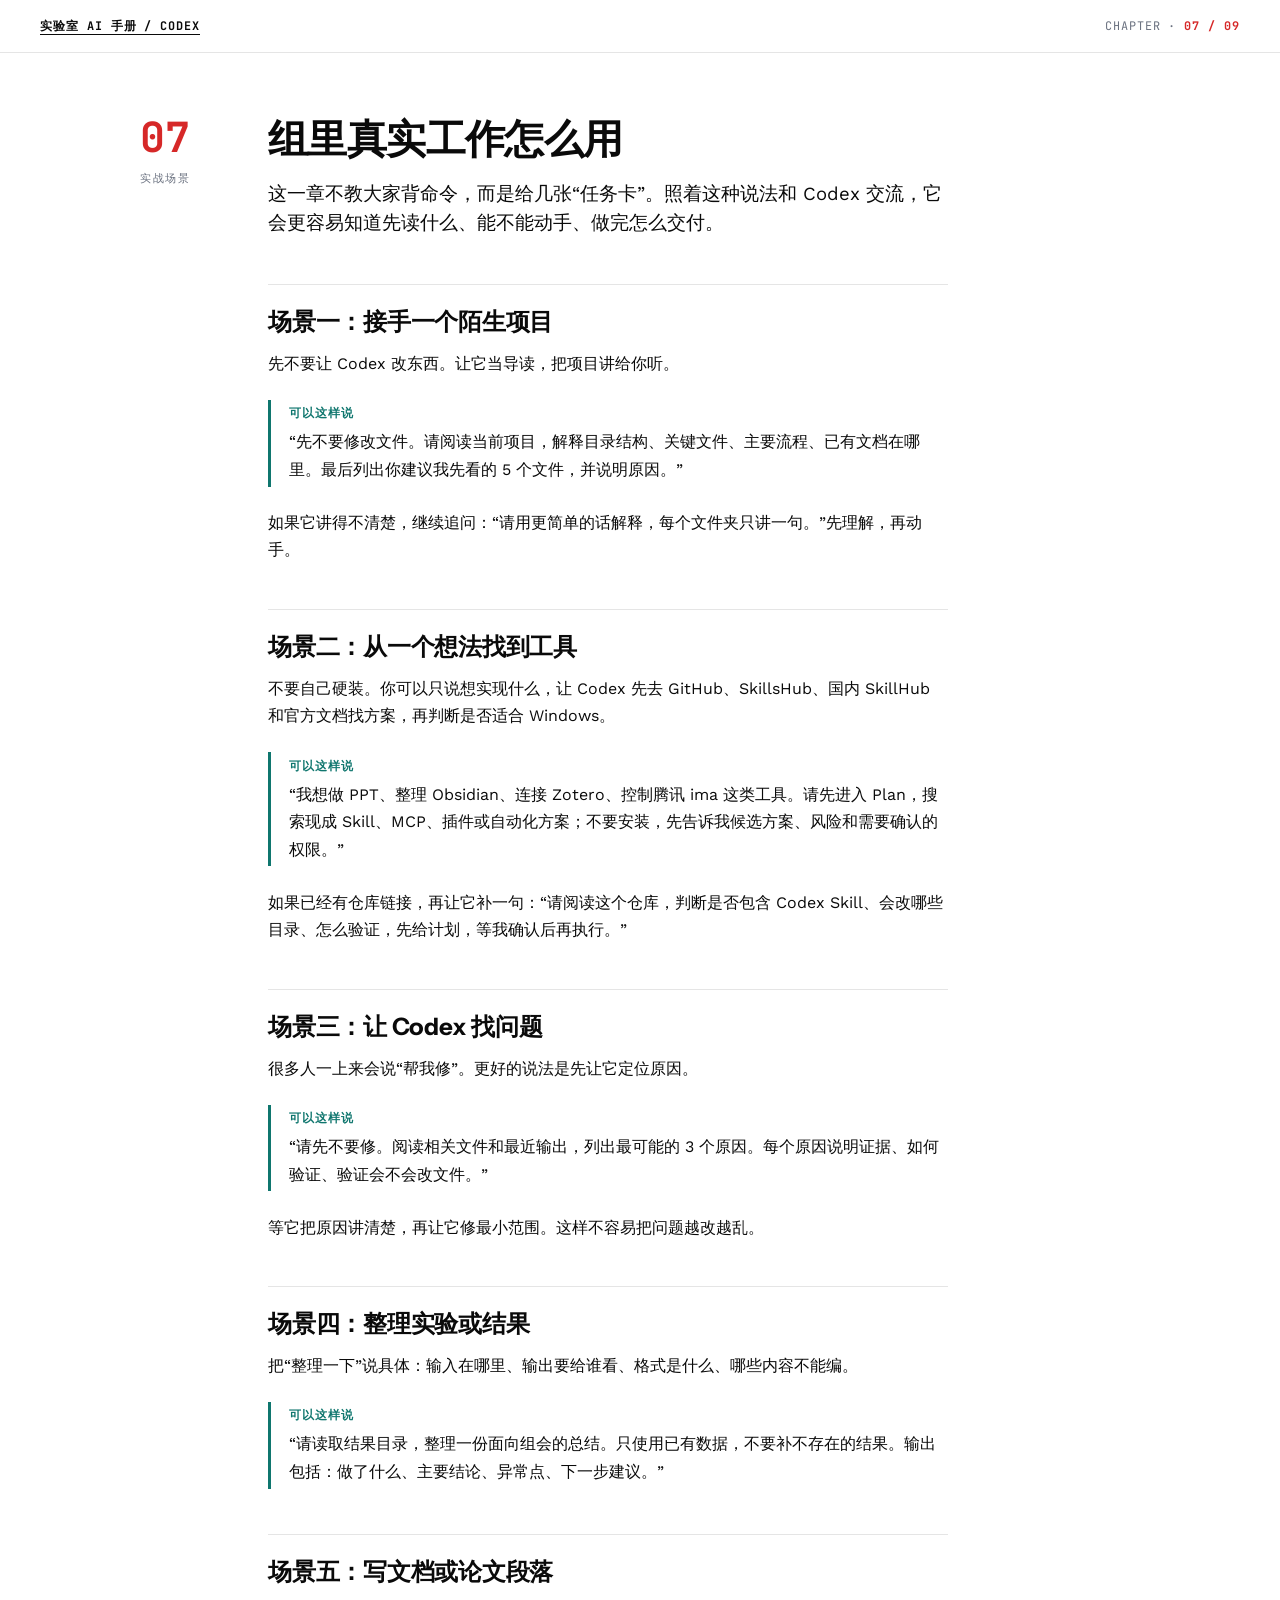
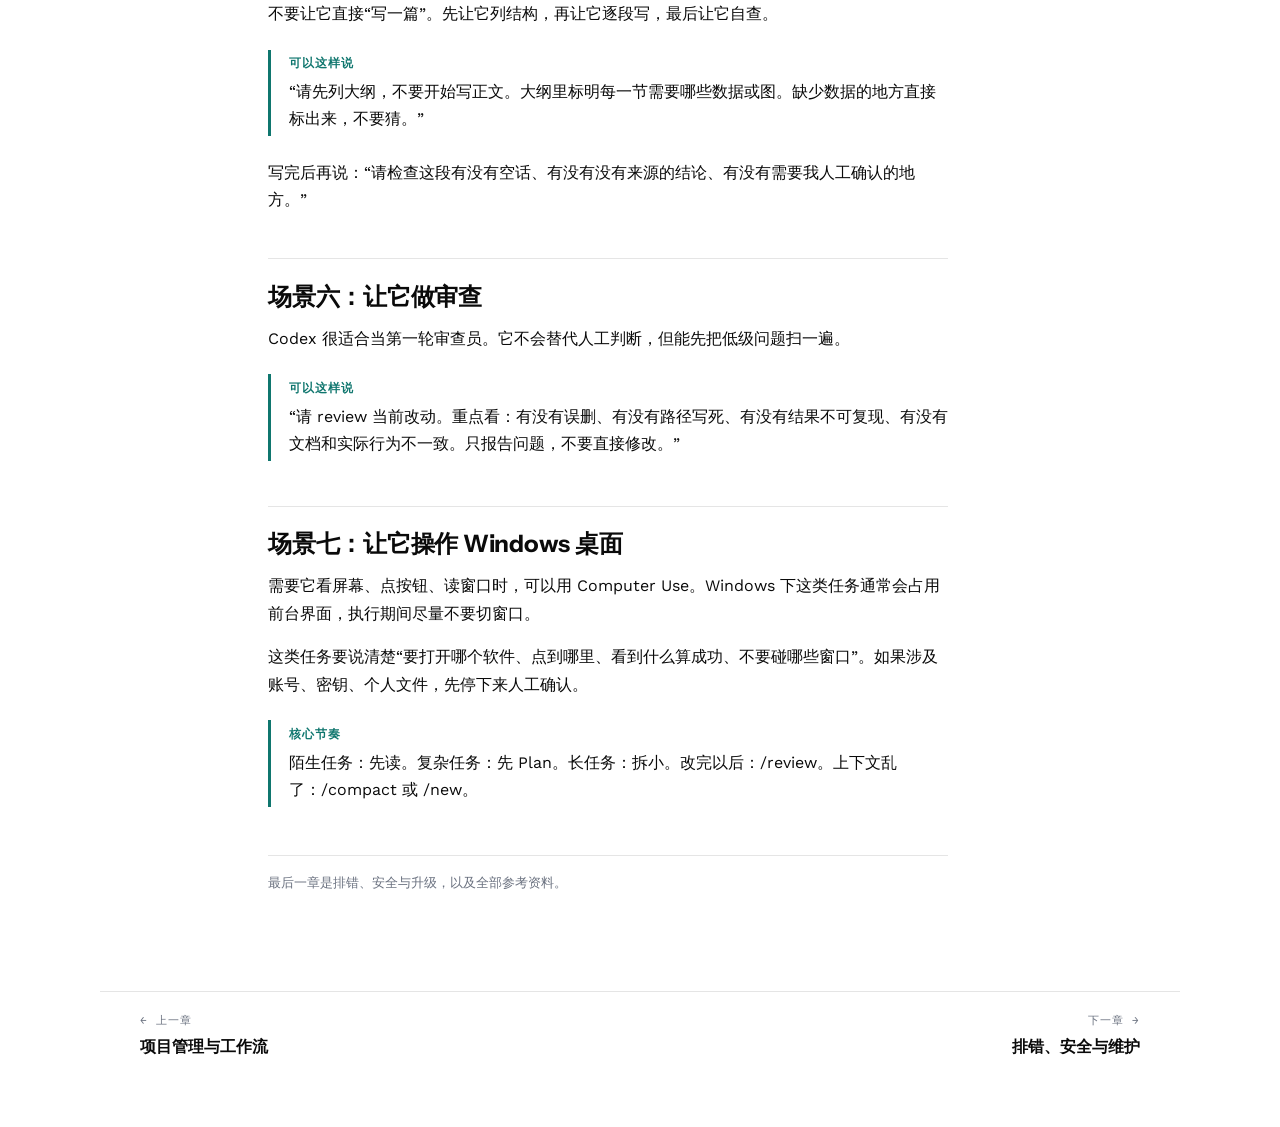
<file: 07-scenarios.html>
<!-- Generated by Trae Work -->
<!DOCTYPE html>
<html lang="zh-CN">
<head>
<meta charset="UTF-8">
<meta name="viewport" content="width=device-width, initial-scale=1.0">
<title>实验室实战场景 · 实验室 AI 手册</title>
<link rel="stylesheet" href="./_shared/style.css">
</head>
<body>

<div class="topbar">
  <div class="tb-title"><a href="index.html">实验室 AI 手册 / Codex</a></div>
  <div class="tb-meta">Chapter · <b>07 / 09</b></div>
</div>

<div class="page">
  <div class="margin-col">
    <div class="ch-num">07</div>
    <div class="ch-label">实战场景</div>
  </div>
  <div class="content">

    <h1>组里真实工作怎么用</h1>
    <p class="lead">这一章不教大家背命令，而是给几张“任务卡”。照着这种说法和 Codex 交流，它会更容易知道先读什么、能不能动手、做完怎么交付。</p>

    <h2>场景一：接手一个陌生项目</h2>
    <p>先不要让 Codex 改东西。让它当导读，把项目讲给你听。</p>
    <div class="callout tip">
      <span class="cl-label">可以这样说</span>
      <p>“先不要修改文件。请阅读当前项目，解释目录结构、关键文件、主要流程、已有文档在哪里。最后列出你建议我先看的 5 个文件，并说明原因。”</p>
    </div>
    <p>如果它讲得不清楚，继续追问：“请用更简单的话解释，每个文件夹只讲一句。”先理解，再动手。</p>

    <h2>场景二：从一个想法找到工具</h2>
    <p>不要自己硬装。你可以只说想实现什么，让 Codex 先去 GitHub、SkillsHub、国内 SkillHub 和官方文档找方案，再判断是否适合 Windows。</p>
    <div class="callout tip">
      <span class="cl-label">可以这样说</span>
      <p>“我想做 PPT、整理 Obsidian、连接 Zotero、控制腾讯 ima 这类工具。请先进入 Plan，搜索现成 Skill、MCP、插件或自动化方案；不要安装，先告诉我候选方案、风险和需要确认的权限。”</p>
    </div>
    <p>如果已经有仓库链接，再让它补一句：“请阅读这个仓库，判断是否包含 Codex Skill、会改哪些目录、怎么验证，先给计划，等我确认后再执行。”</p>

    <h2>场景三：让 Codex 找问题</h2>
    <p>很多人一上来会说“帮我修”。更好的说法是先让它定位原因。</p>
    <div class="callout tip">
      <span class="cl-label">可以这样说</span>
      <p>“请先不要修。阅读相关文件和最近输出，列出最可能的 3 个原因。每个原因说明证据、如何验证、验证会不会改文件。”</p>
    </div>
    <p>等它把原因讲清楚，再让它修最小范围。这样不容易把问题越改越乱。</p>

    <h2>场景四：整理实验或结果</h2>
    <p>把“整理一下”说具体：输入在哪里、输出要给谁看、格式是什么、哪些内容不能编。</p>
    <div class="callout tip">
      <span class="cl-label">可以这样说</span>
      <p>“请读取结果目录，整理一份面向组会的总结。只使用已有数据，不要补不存在的结果。输出包括：做了什么、主要结论、异常点、下一步建议。”</p>
    </div>

    <h2>场景五：写文档或论文段落</h2>
    <p>不要让它直接“写一篇”。先让它列结构，再让它逐段写，最后让它自查。</p>
    <div class="callout tip">
      <span class="cl-label">可以这样说</span>
      <p>“请先列大纲，不要开始写正文。大纲里标明每一节需要哪些数据或图。缺少数据的地方直接标出来，不要猜。”</p>
    </div>
    <p>写完后再说：“请检查这段有没有空话、有没有没有来源的结论、有没有需要我人工确认的地方。”</p>

    <h2>场景六：让它做审查</h2>
    <p>Codex 很适合当第一轮审查员。它不会替代人工判断，但能先把低级问题扫一遍。</p>
    <div class="callout tip">
      <span class="cl-label">可以这样说</span>
      <p>“请 review 当前改动。重点看：有没有误删、有没有路径写死、有没有结果不可复现、有没有文档和实际行为不一致。只报告问题，不要直接修改。”</p>
    </div>

    <h2>场景七：让它操作 Windows 桌面</h2>
    <p>需要它看屏幕、点按钮、读窗口时，可以用 Computer Use。Windows 下这类任务通常会占用前台界面，执行期间尽量不要切窗口。</p>
    <p>这类任务要说清楚“要打开哪个软件、点到哪里、看到什么算成功、不要碰哪些窗口”。如果涉及账号、密钥、个人文件，先停下来人工确认。</p>

    <div class="callout tip">
      <span class="cl-label">核心节奏</span>
      <p>陌生任务：先读。复杂任务：先 Plan。长任务：拆小。改完以后：/review。上下文乱了：/compact 或 /new。</p>
    </div>

    <p class="footnote">最后一章是排错、安全与升级，以及全部参考资料。</p>

  </div>
</div>

<div class="pagenav">
  <a href="06-project.html" class="prev"><span class="pn-dir">← 上一章</span><span class="pn-title">项目管理与工作流</span></a>
  <a href="08-troubleshoot.html" class="next"><span class="pn-dir">下一章 →</span><span class="pn-title">排错、安全与维护</span></a>
</div>

</body>
</html>
</file>
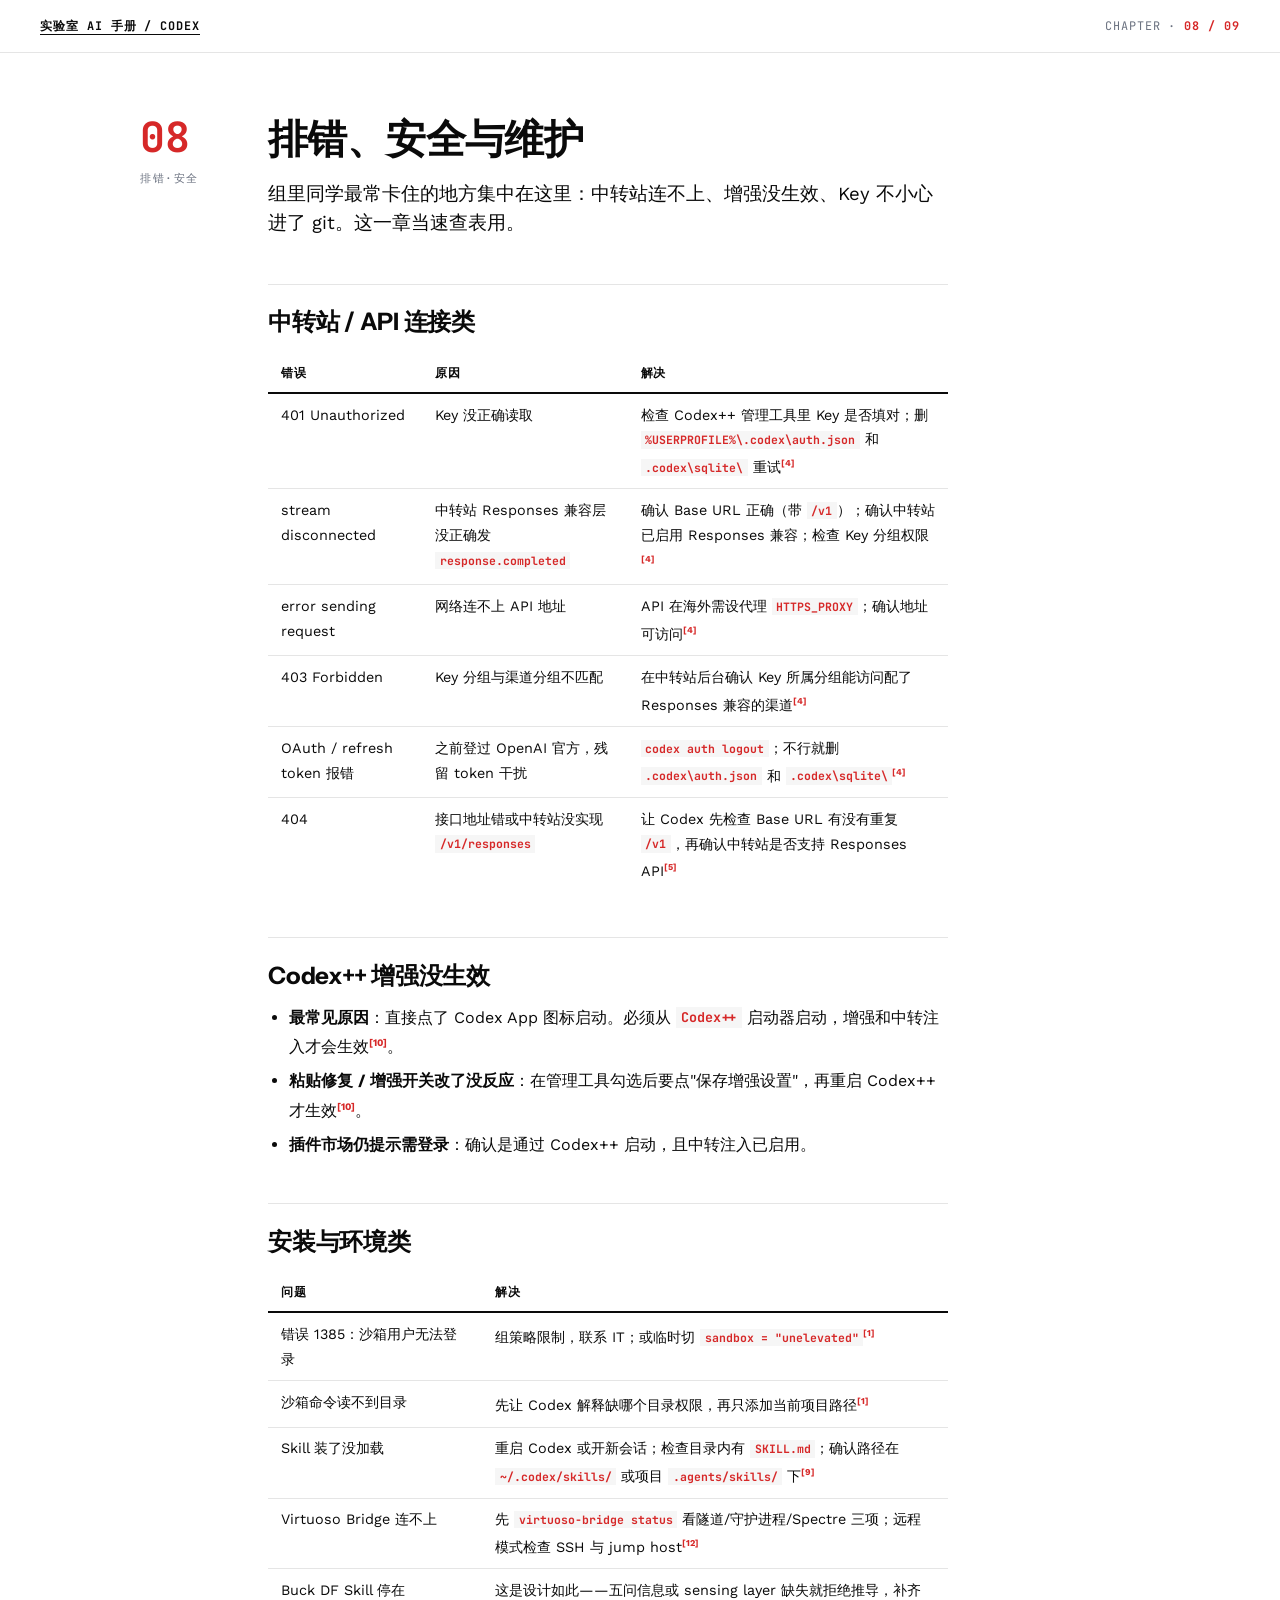
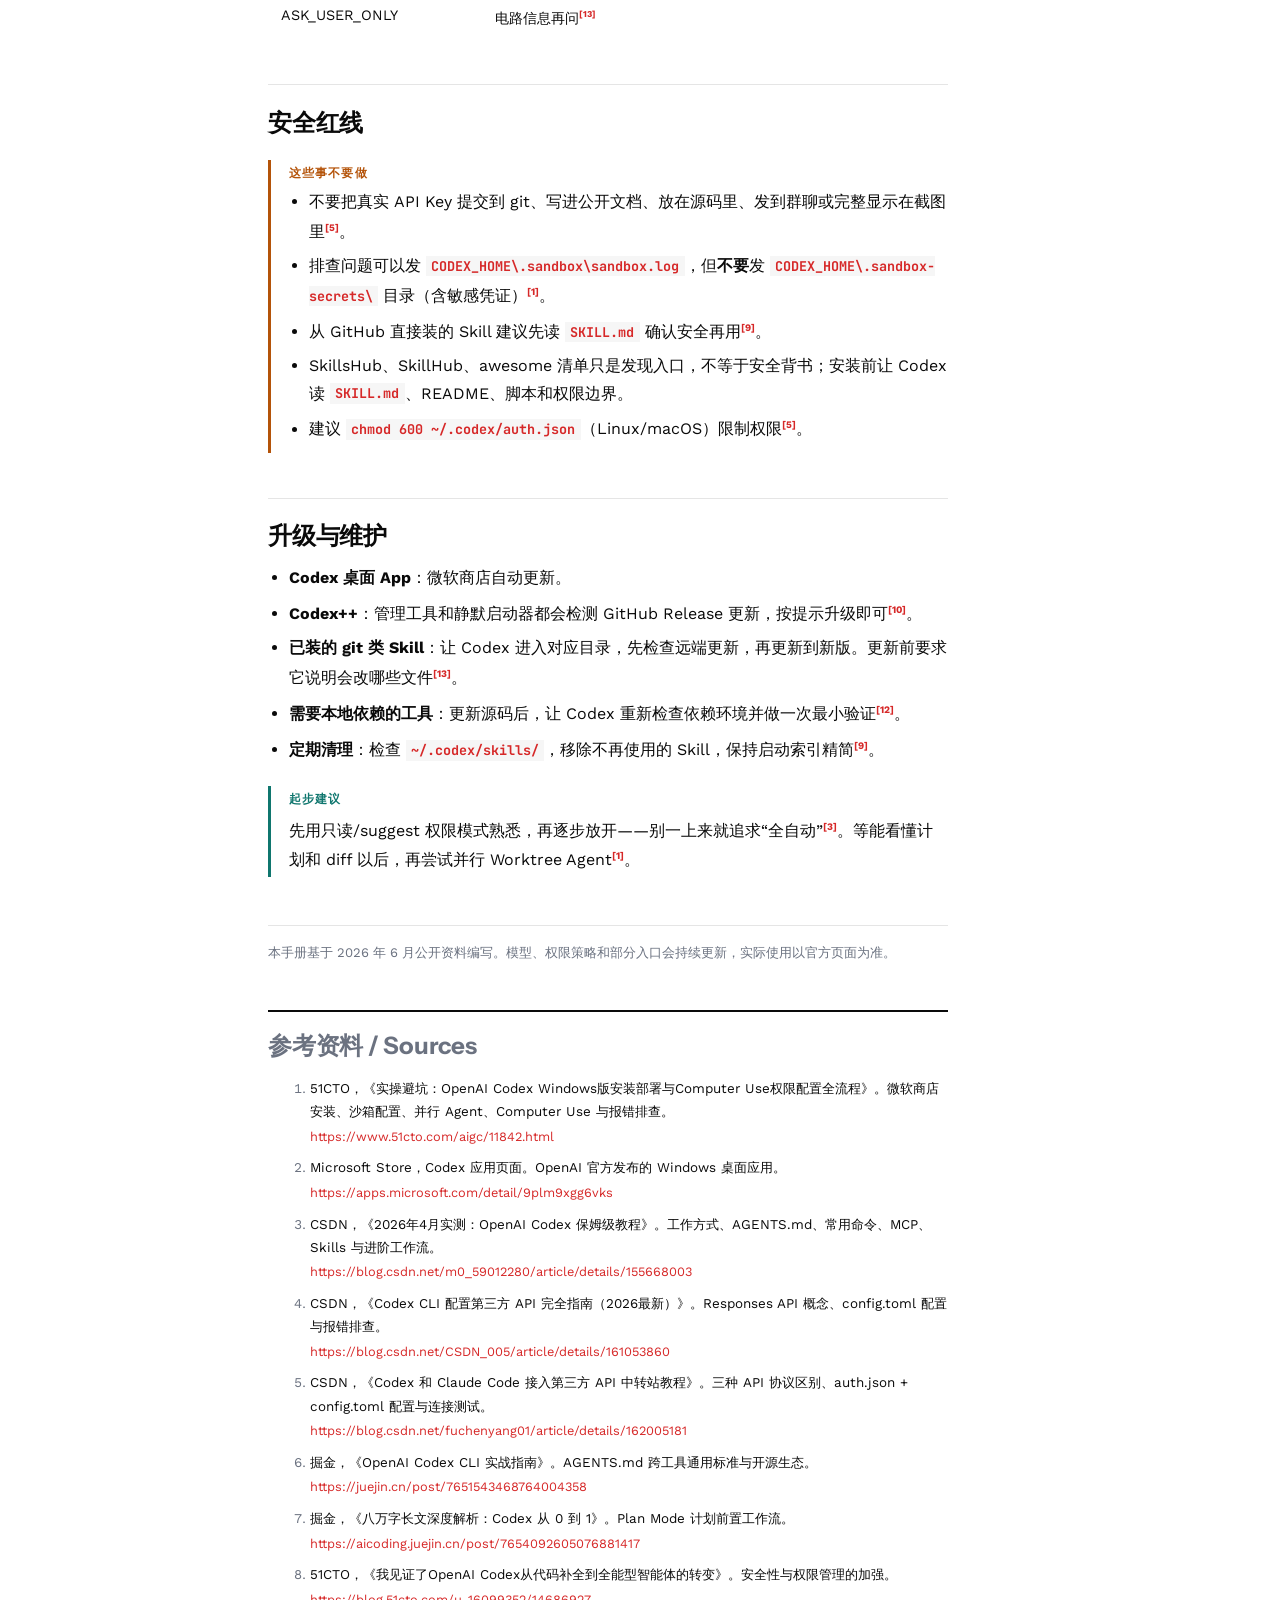
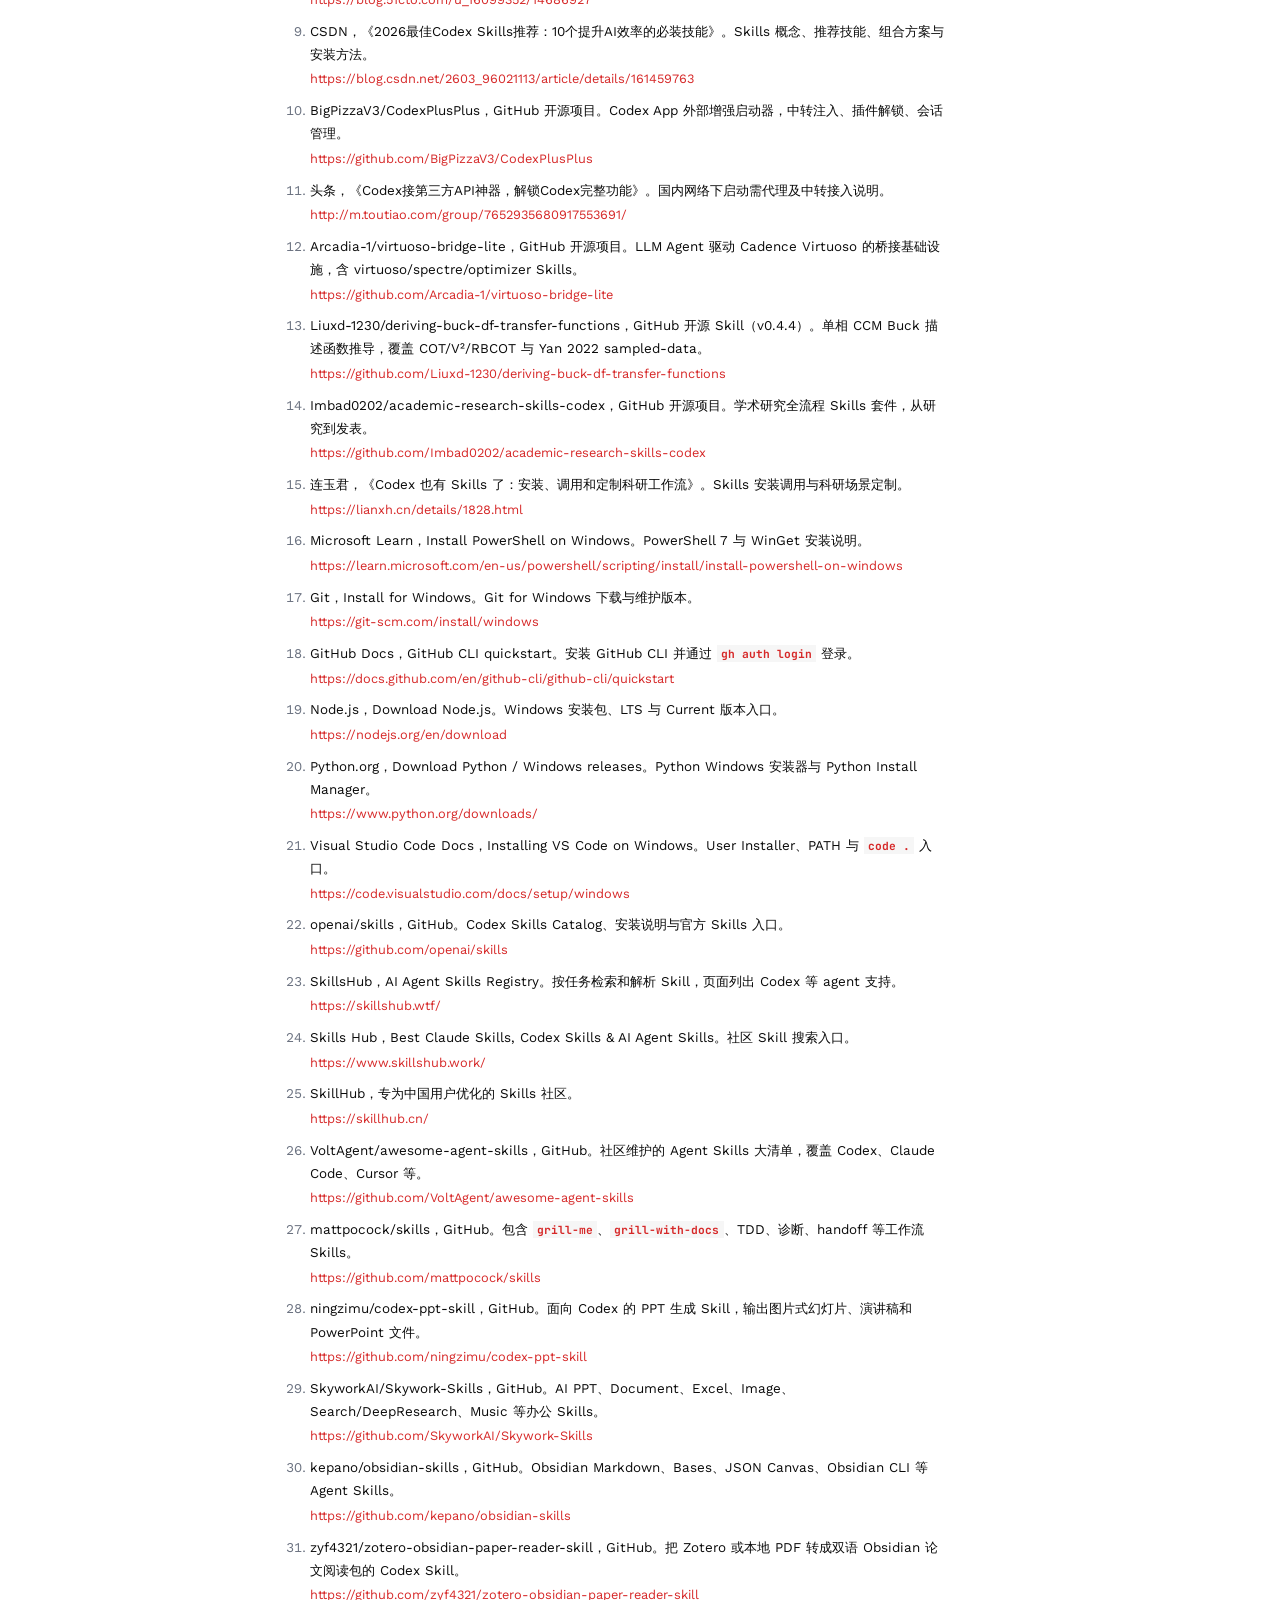
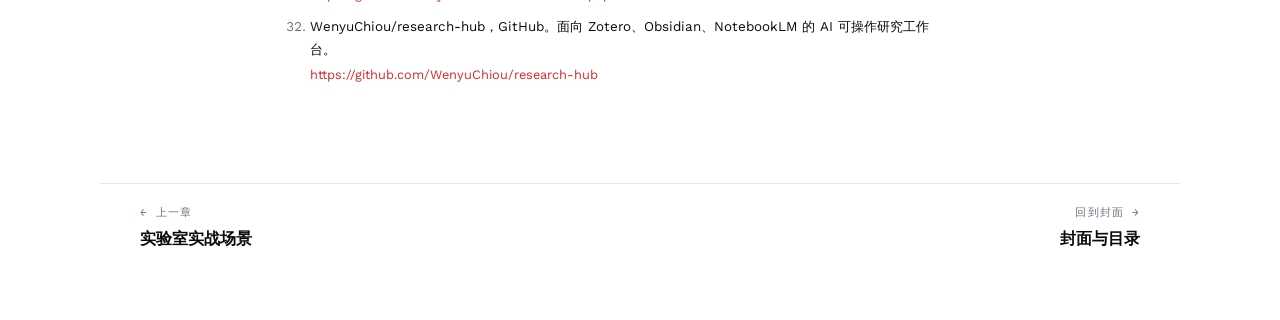
<file: 08-troubleshoot.html>
<!-- Generated by Trae Work -->
<!DOCTYPE html>
<html lang="zh-CN">
<head>
<meta charset="UTF-8">
<meta name="viewport" content="width=device-width, initial-scale=1.0">
<title>排错、安全与维护 · 实验室 AI 手册</title>
<link rel="stylesheet" href="./_shared/style.css">
</head>
<body>

<div class="topbar">
  <div class="tb-title"><a href="index.html">实验室 AI 手册 / Codex</a></div>
  <div class="tb-meta">Chapter · <b>08 / 09</b></div>
</div>

<div class="page">
  <div class="margin-col">
    <div class="ch-num">08</div>
    <div class="ch-label">排错·安全</div>
  </div>
  <div class="content">

    <h1>排错、安全与维护</h1>
    <p class="lead">组里同学最常卡住的地方集中在这里：中转站连不上、增强没生效、Key 不小心进了 git。这一章当速查表用。</p>

    <h2>中转站 / API 连接类</h2>
    <div class="table-wrap">
    <table>
    <thead><tr><th>错误</th><th>原因</th><th>解决</th></tr></thead>
    <tbody>
      <tr><td>401 Unauthorized</td><td>Key 没正确读取</td><td>检查 Codex++ 管理工具里 Key 是否填对；删 <code>%USERPROFILE%\.codex\auth.json</code> 和 <code>.codex\sqlite\</code> 重试<sup><a href="#cite-4">[4]</a></sup></td></tr>
      <tr><td>stream disconnected</td><td>中转站 Responses 兼容层没正确发 <code>response.completed</code></td><td>确认 Base URL 正确（带 <code>/v1</code>）；确认中转站已启用 Responses 兼容；检查 Key 分组权限<sup><a href="#cite-4">[4]</a></sup></td></tr>
      <tr><td>error sending request</td><td>网络连不上 API 地址</td><td>API 在海外需设代理 <code>HTTPS_PROXY</code>；确认地址可访问<sup><a href="#cite-4">[4]</a></sup></td></tr>
      <tr><td>403 Forbidden</td><td>Key 分组与渠道分组不匹配</td><td>在中转站后台确认 Key 所属分组能访问配了 Responses 兼容的渠道<sup><a href="#cite-4">[4]</a></sup></td></tr>
      <tr><td>OAuth / refresh token 报错</td><td>之前登过 OpenAI 官方，残留 token 干扰</td><td><code>codex auth logout</code>；不行就删 <code>.codex\auth.json</code> 和 <code>.codex\sqlite\</code><sup><a href="#cite-4">[4]</a></sup></td></tr>
      <tr><td>404</td><td>接口地址错或中转站没实现 <code>/v1/responses</code></td><td>让 Codex 先检查 Base URL 有没有重复 <code>/v1</code>，再确认中转站是否支持 Responses API<sup><a href="#cite-5">[5]</a></sup></td></tr>
    </tbody>
    </table>
    </div>

    <h2>Codex++ 增强没生效</h2>
    <ul>
      <li><strong>最常见原因</strong>：直接点了 Codex App 图标启动。必须从 <code>Codex++</code> 启动器启动，增强和中转注入才会生效<sup><a href="#cite-10">[10]</a></sup>。</li>
      <li><strong>粘贴修复 / 增强开关改了没反应</strong>：在管理工具勾选后要点"保存增强设置"，再重启 Codex++ 才生效<sup><a href="#cite-10">[10]</a></sup>。</li>
      <li><strong>插件市场仍提示需登录</strong>：确认是通过 Codex++ 启动，且中转注入已启用。</li>
    </ul>

    <h2>安装与环境类</h2>
    <div class="table-wrap">
    <table>
    <thead><tr><th>问题</th><th>解决</th></tr></thead>
    <tbody>
      <tr><td>错误 1385：沙箱用户无法登录</td><td>组策略限制，联系 IT；或临时切 <code>sandbox = "unelevated"</code><sup><a href="#cite-1">[1]</a></sup></td></tr>
      <tr><td>沙箱命令读不到目录</td><td>先让 Codex 解释缺哪个目录权限，再只添加当前项目路径<sup><a href="#cite-1">[1]</a></sup></td></tr>
      <tr><td>Skill 装了没加载</td><td>重启 Codex 或开新会话；检查目录内有 <code>SKILL.md</code>；确认路径在 <code>~/.codex/skills/</code> 或项目 <code>.agents/skills/</code> 下<sup><a href="#cite-9">[9]</a></sup></td></tr>
      <tr><td>Virtuoso Bridge 连不上</td><td>先 <code>virtuoso-bridge status</code> 看隧道/守护进程/Spectre 三项；远程模式检查 SSH 与 jump host<sup><a href="#cite-12">[12]</a></sup></td></tr>
      <tr><td>Buck DF Skill 停在 ASK_USER_ONLY</td><td>这是设计如此——五问信息或 sensing layer 缺失就拒绝推导，补齐电路信息再问<sup><a href="#cite-13">[13]</a></sup></td></tr>
    </tbody>
    </table>
    </div>

    <h2>安全红线</h2>
    <div class="callout warn">
      <span class="cl-label">这些事不要做</span>
      <ul style="margin-bottom:0;">
        <li>不要把真实 API Key 提交到 git、写进公开文档、放在源码里、发到群聊或完整显示在截图里<sup><a href="#cite-5">[5]</a></sup>。</li>
        <li>排查问题可以发 <code>CODEX_HOME\.sandbox\sandbox.log</code>，但<strong>不要</strong>发 <code>CODEX_HOME\.sandbox-secrets\</code> 目录（含敏感凭证）<sup><a href="#cite-1">[1]</a></sup>。</li>
        <li>从 GitHub 直接装的 Skill 建议先读 <code>SKILL.md</code> 确认安全再用<sup><a href="#cite-9">[9]</a></sup>。</li>
        <li>SkillsHub、SkillHub、awesome 清单只是发现入口，不等于安全背书；安装前让 Codex 读 <code>SKILL.md</code>、README、脚本和权限边界。</li>
        <li>建议 <code>chmod 600 ~/.codex/auth.json</code>（Linux/macOS）限制权限<sup><a href="#cite-5">[5]</a></sup>。</li>
      </ul>
    </div>

    <h2>升级与维护</h2>
    <ul>
      <li><strong>Codex 桌面 App</strong>：微软商店自动更新。</li>
      <li><strong>Codex++</strong>：管理工具和静默启动器都会检测 GitHub Release 更新，按提示升级即可<sup><a href="#cite-10">[10]</a></sup>。</li>
      <li><strong>已装的 git 类 Skill</strong>：让 Codex 进入对应目录，先检查远端更新，再更新到新版。更新前要求它说明会改哪些文件<sup><a href="#cite-13">[13]</a></sup>。</li>
      <li><strong>需要本地依赖的工具</strong>：更新源码后，让 Codex 重新检查依赖环境并做一次最小验证<sup><a href="#cite-12">[12]</a></sup>。</li>
      <li><strong>定期清理</strong>：检查 <code>~/.codex/skills/</code>，移除不再使用的 Skill，保持启动索引精简<sup><a href="#cite-9">[9]</a></sup>。</li>
    </ul>

    <div class="callout tip">
      <span class="cl-label">起步建议</span>
      <p>先用只读/suggest 权限模式熟悉，再逐步放开——别一上来就追求“全自动”<sup><a href="#cite-3">[3]</a></sup>。等能看懂计划和 diff 以后，再尝试并行 Worktree Agent<sup><a href="#cite-1">[1]</a></sup>。</p>
    </div>

    <p class="footnote">本手册基于 2026 年 6 月公开资料编写。模型、权限策略和部分入口会持续更新，实际使用以官方页面为准。</p>

    <!-- ============ Sources ============ -->
    <div class="sources">
      <h2>参考资料 / Sources</h2>
      <ol>
        <li id="cite-1"><span class="src-title">51CTO，《实操避坑：OpenAI Codex Windows版安装部署与Computer Use权限配置全流程》。微软商店安装、沙箱配置、并行 Agent、Computer Use 与报错排查。</span><a class="src-url" href="https://www.51cto.com/aigc/11842.html" target="_blank" rel="noopener">https://www.51cto.com/aigc/11842.html</a></li>
        <li id="cite-2"><span class="src-title">Microsoft Store，Codex 应用页面。OpenAI 官方发布的 Windows 桌面应用。</span><a class="src-url" href="https://apps.microsoft.com/detail/9plm9xgg6vks" target="_blank" rel="noopener">https://apps.microsoft.com/detail/9plm9xgg6vks</a></li>
        <li id="cite-3"><span class="src-title">CSDN，《2026年4月实测：OpenAI Codex 保姆级教程》。工作方式、AGENTS.md、常用命令、MCP、Skills 与进阶工作流。</span><a class="src-url" href="https://blog.csdn.net/m0_59012280/article/details/155668003" target="_blank" rel="noopener">https://blog.csdn.net/m0_59012280/article/details/155668003</a></li>
        <li id="cite-4"><span class="src-title">CSDN，《Codex CLI 配置第三方 API 完全指南（2026最新）》。Responses API 概念、config.toml 配置与报错排查。</span><a class="src-url" href="https://blog.csdn.net/CSDN_005/article/details/161053860" target="_blank" rel="noopener">https://blog.csdn.net/CSDN_005/article/details/161053860</a></li>
        <li id="cite-5"><span class="src-title">CSDN，《Codex 和 Claude Code 接入第三方 API 中转站教程》。三种 API 协议区别、auth.json + config.toml 配置与连接测试。</span><a class="src-url" href="https://blog.csdn.net/fuchenyang01/article/details/162005181" target="_blank" rel="noopener">https://blog.csdn.net/fuchenyang01/article/details/162005181</a></li>
        <li id="cite-6"><span class="src-title">掘金，《OpenAI Codex CLI 实战指南》。AGENTS.md 跨工具通用标准与开源生态。</span><a class="src-url" href="https://juejin.cn/post/7651543468764004358" target="_blank" rel="noopener">https://juejin.cn/post/7651543468764004358</a></li>
        <li id="cite-7"><span class="src-title">掘金，《八万字长文深度解析：Codex 从 0 到 1》。Plan Mode 计划前置工作流。</span><a class="src-url" href="https://aicoding.juejin.cn/post/7654092605076881417" target="_blank" rel="noopener">https://aicoding.juejin.cn/post/7654092605076881417</a></li>
        <li id="cite-8"><span class="src-title">51CTO，《我见证了OpenAI Codex从代码补全到全能型智能体的转变》。安全性与权限管理的加强。</span><a class="src-url" href="https://blog.51cto.com/u_16099352/14686927" target="_blank" rel="noopener">https://blog.51cto.com/u_16099352/14686927</a></li>
        <li id="cite-9"><span class="src-title">CSDN，《2026最佳Codex Skills推荐：10个提升AI效率的必装技能》。Skills 概念、推荐技能、组合方案与安装方法。</span><a class="src-url" href="https://blog.csdn.net/2603_96021113/article/details/161459763" target="_blank" rel="noopener">https://blog.csdn.net/2603_96021113/article/details/161459763</a></li>
        <li id="cite-10"><span class="src-title">BigPizzaV3/CodexPlusPlus，GitHub 开源项目。Codex App 外部增强启动器，中转注入、插件解锁、会话管理。</span><a class="src-url" href="https://github.com/BigPizzaV3/CodexPlusPlus" target="_blank" rel="noopener">https://github.com/BigPizzaV3/CodexPlusPlus</a></li>
        <li id="cite-11"><span class="src-title">头条，《Codex接第三方API神器，解锁Codex完整功能》。国内网络下启动需代理及中转接入说明。</span><a class="src-url" href="http://m.toutiao.com/group/7652935680917553691/" target="_blank" rel="noopener">http://m.toutiao.com/group/7652935680917553691/</a></li>
        <li id="cite-12"><span class="src-title">Arcadia-1/virtuoso-bridge-lite，GitHub 开源项目。LLM Agent 驱动 Cadence Virtuoso 的桥接基础设施，含 virtuoso/spectre/optimizer Skills。</span><a class="src-url" href="https://github.com/Arcadia-1/virtuoso-bridge-lite" target="_blank" rel="noopener">https://github.com/Arcadia-1/virtuoso-bridge-lite</a></li>
        <li id="cite-13"><span class="src-title">Liuxd-1230/deriving-buck-df-transfer-functions，GitHub 开源 Skill（v0.4.4）。单相 CCM Buck 描述函数推导，覆盖 COT/V²/RBCOT 与 Yan 2022 sampled-data。</span><a class="src-url" href="https://github.com/Liuxd-1230/deriving-buck-df-transfer-functions" target="_blank" rel="noopener">https://github.com/Liuxd-1230/deriving-buck-df-transfer-functions</a></li>
        <li id="cite-14"><span class="src-title">Imbad0202/academic-research-skills-codex，GitHub 开源项目。学术研究全流程 Skills 套件，从研究到发表。</span><a class="src-url" href="https://github.com/Imbad0202/academic-research-skills-codex" target="_blank" rel="noopener">https://github.com/Imbad0202/academic-research-skills-codex</a></li>
        <li id="cite-15"><span class="src-title">连玉君，《Codex 也有 Skills 了：安装、调用和定制科研工作流》。Skills 安装调用与科研场景定制。</span><a class="src-url" href="https://lianxh.cn/details/1828.html" target="_blank" rel="noopener">https://lianxh.cn/details/1828.html</a></li>
        <li id="cite-16"><span class="src-title">Microsoft Learn，Install PowerShell on Windows。PowerShell 7 与 WinGet 安装说明。</span><a class="src-url" href="https://learn.microsoft.com/en-us/powershell/scripting/install/install-powershell-on-windows" target="_blank" rel="noopener">https://learn.microsoft.com/en-us/powershell/scripting/install/install-powershell-on-windows</a></li>
        <li id="cite-17"><span class="src-title">Git，Install for Windows。Git for Windows 下载与维护版本。</span><a class="src-url" href="https://git-scm.com/install/windows" target="_blank" rel="noopener">https://git-scm.com/install/windows</a></li>
        <li id="cite-18"><span class="src-title">GitHub Docs，GitHub CLI quickstart。安装 GitHub CLI 并通过 <code>gh auth login</code> 登录。</span><a class="src-url" href="https://docs.github.com/en/github-cli/github-cli/quickstart" target="_blank" rel="noopener">https://docs.github.com/en/github-cli/github-cli/quickstart</a></li>
        <li id="cite-19"><span class="src-title">Node.js，Download Node.js。Windows 安装包、LTS 与 Current 版本入口。</span><a class="src-url" href="https://nodejs.org/en/download" target="_blank" rel="noopener">https://nodejs.org/en/download</a></li>
        <li id="cite-20"><span class="src-title">Python.org，Download Python / Windows releases。Python Windows 安装器与 Python Install Manager。</span><a class="src-url" href="https://www.python.org/downloads/" target="_blank" rel="noopener">https://www.python.org/downloads/</a></li>
        <li id="cite-21"><span class="src-title">Visual Studio Code Docs，Installing VS Code on Windows。User Installer、PATH 与 <code>code .</code> 入口。</span><a class="src-url" href="https://code.visualstudio.com/docs/setup/windows" target="_blank" rel="noopener">https://code.visualstudio.com/docs/setup/windows</a></li>
        <li id="cite-22"><span class="src-title">openai/skills，GitHub。Codex Skills Catalog、安装说明与官方 Skills 入口。</span><a class="src-url" href="https://github.com/openai/skills" target="_blank" rel="noopener">https://github.com/openai/skills</a></li>
        <li id="cite-23"><span class="src-title">SkillsHub，AI Agent Skills Registry。按任务检索和解析 Skill，页面列出 Codex 等 agent 支持。</span><a class="src-url" href="https://skillshub.wtf/" target="_blank" rel="noopener">https://skillshub.wtf/</a></li>
        <li id="cite-24"><span class="src-title">Skills Hub，Best Claude Skills, Codex Skills & AI Agent Skills。社区 Skill 搜索入口。</span><a class="src-url" href="https://www.skillshub.work/" target="_blank" rel="noopener">https://www.skillshub.work/</a></li>
        <li id="cite-25"><span class="src-title">SkillHub，专为中国用户优化的 Skills 社区。</span><a class="src-url" href="https://skillhub.cn/" target="_blank" rel="noopener">https://skillhub.cn/</a></li>
        <li id="cite-26"><span class="src-title">VoltAgent/awesome-agent-skills，GitHub。社区维护的 Agent Skills 大清单，覆盖 Codex、Claude Code、Cursor 等。</span><a class="src-url" href="https://github.com/VoltAgent/awesome-agent-skills" target="_blank" rel="noopener">https://github.com/VoltAgent/awesome-agent-skills</a></li>
        <li id="cite-27"><span class="src-title">mattpocock/skills，GitHub。包含 <code>grill-me</code>、<code>grill-with-docs</code>、TDD、诊断、handoff 等工作流 Skills。</span><a class="src-url" href="https://github.com/mattpocock/skills" target="_blank" rel="noopener">https://github.com/mattpocock/skills</a></li>
        <li id="cite-28"><span class="src-title">ningzimu/codex-ppt-skill，GitHub。面向 Codex 的 PPT 生成 Skill，输出图片式幻灯片、演讲稿和 PowerPoint 文件。</span><a class="src-url" href="https://github.com/ningzimu/codex-ppt-skill" target="_blank" rel="noopener">https://github.com/ningzimu/codex-ppt-skill</a></li>
        <li id="cite-29"><span class="src-title">SkyworkAI/Skywork-Skills，GitHub。AI PPT、Document、Excel、Image、Search/DeepResearch、Music 等办公 Skills。</span><a class="src-url" href="https://github.com/SkyworkAI/Skywork-Skills" target="_blank" rel="noopener">https://github.com/SkyworkAI/Skywork-Skills</a></li>
        <li id="cite-30"><span class="src-title">kepano/obsidian-skills，GitHub。Obsidian Markdown、Bases、JSON Canvas、Obsidian CLI 等 Agent Skills。</span><a class="src-url" href="https://github.com/kepano/obsidian-skills" target="_blank" rel="noopener">https://github.com/kepano/obsidian-skills</a></li>
        <li id="cite-31"><span class="src-title">zyf4321/zotero-obsidian-paper-reader-skill，GitHub。把 Zotero 或本地 PDF 转成双语 Obsidian 论文阅读包的 Codex Skill。</span><a class="src-url" href="https://github.com/zyf4321/zotero-obsidian-paper-reader-skill" target="_blank" rel="noopener">https://github.com/zyf4321/zotero-obsidian-paper-reader-skill</a></li>
        <li id="cite-32"><span class="src-title">WenyuChiou/research-hub，GitHub。面向 Zotero、Obsidian、NotebookLM 的 AI 可操作研究工作台。</span><a class="src-url" href="https://github.com/WenyuChiou/research-hub" target="_blank" rel="noopener">https://github.com/WenyuChiou/research-hub</a></li>
      </ol>
    </div>

  </div>
</div>

<div class="pagenav">
  <a href="07-scenarios.html" class="prev"><span class="pn-dir">← 上一章</span><span class="pn-title">实验室实战场景</span></a>
  <a href="index.html" class="next"><span class="pn-dir">回到封面 →</span><span class="pn-title">封面与目录</span></a>
</div>

</body>
</html>
</file>
<file: _shared/style.css>
/* ============================================================
   实验室 AI 使用说明书 · Swiss / Minimalist Stylesheet
   Shared across all chapter pages
   ============================================================ */

@font-face { font-family: 'InstrumentSans'; src: url('./fonts/InstrumentSans-Regular.ttf') format('truetype'); font-weight: 400; font-display: swap; }
@font-face { font-family: 'InstrumentSans'; src: url('./fonts/InstrumentSans-Bold.ttf') format('truetype'); font-weight: 700; font-display: swap; }
@font-face { font-family: 'InstrumentSans'; src: url('./fonts/InstrumentSans-Italic.ttf') format('truetype'); font-style: italic; font-display: swap; }
@font-face { font-family: 'WorkSans'; src: url('./fonts/WorkSans-Regular.ttf') format('truetype'); font-weight: 400; font-display: swap; }
@font-face { font-family: 'WorkSans'; src: url('./fonts/WorkSans-Bold.ttf') format('truetype'); font-weight: 700; font-display: swap; }
@font-face { font-family: 'WorkSans'; src: url('./fonts/WorkSans-Italic.ttf') format('truetype'); font-style: italic; font-display: swap; }
@font-face { font-family: 'JetBrainsMono'; src: url('./fonts/JetBrainsMono-Regular.ttf') format('truetype'); font-weight: 400; font-display: swap; }
@font-face { font-family: 'JetBrainsMono'; src: url('./fonts/JetBrainsMono-Bold.ttf') format('truetype'); font-weight: 700; font-display: swap; }

:root {
  --bg: #ffffff;
  --ink: #0a0a0a;
  --muted: #6b7280;
  --rule: #e5e5e5;
  --accent: #d62828;       /* Swiss red */
  --accent-soft: #fcecec;
  --bg2: #f6f6f6;
  --code-bg: #0f1115;
  --code-ink: #e6e6e6;
}

* { box-sizing: border-box; margin: 0; padding: 0; }
html { scroll-behavior: smooth; }

body {
  font-family: 'WorkSans', -apple-system, BlinkMacSystemFont, sans-serif;
  background: var(--bg);
  color: var(--ink);
  font-size: 16px;
  line-height: 1.72;
  -webkit-font-smoothing: antialiased;
  display: flex;
  flex-direction: column;
  min-height: 100vh;
}

/* ---- Top bar (Swiss: thin rule, flush-left label, right meta) ---- */
.topbar {
  display: flex;
  justify-content: space-between;
  align-items: baseline;
  padding: 1rem 2.5rem;
  border-bottom: 1px solid var(--rule);
  font-family: 'JetBrainsMono', monospace;
  font-size: 0.74rem;
  letter-spacing: 0.08em;
  text-transform: uppercase;
}
.topbar .tb-title { color: var(--ink); font-weight: 700; }
.topbar .tb-title a { color: var(--ink); text-decoration: none; }
.topbar .tb-title a:hover { color: var(--accent); }
.topbar .tb-meta { color: var(--muted); }
.topbar .tb-meta b { color: var(--accent); font-weight: 700; }

/* ---- Page shell: asymmetric Swiss grid ---- */
.page {
  flex: 1;
  display: grid;
  grid-template-columns: 96px minmax(0, 1fr) 1fr;
  column-gap: 2rem;
  max-width: 1080px;
  margin: 0 auto;
  width: 100%;
  padding: 4rem 2.5rem 5rem;
  min-width: 0;
}

/* Left margin column: chapter number + label */
.margin-col {
  grid-column: 1;
  position: sticky;
  top: 2rem;
  align-self: start;
  font-family: 'JetBrainsMono', monospace;
}
.margin-col .ch-num {
  font-size: 2.6rem;
  font-weight: 700;
  color: var(--accent);
  line-height: 1;
}
.margin-col .ch-label {
  font-size: 0.7rem;
  letter-spacing: 0.14em;
  text-transform: uppercase;
  color: var(--muted);
  margin-top: 0.6rem;
  writing-mode: horizontal-tb;
}

/* Content column spans the two right columns */
.content {
  grid-column: 2 / 4;
  max-width: 680px;
  min-width: 0;
}

/* ---- Typography ---- */
h1 {
  font-family: 'InstrumentSans', sans-serif;
  font-weight: 700;
  font-size: 2.5rem;
  line-height: 1.08;
  letter-spacing: -0.015em;
  margin-bottom: 1.2rem;
}
h2 {
  font-family: 'InstrumentSans', sans-serif;
  font-weight: 700;
  font-size: 1.5rem;
  line-height: 1.25;
  letter-spacing: -0.01em;
  margin: 2.8rem 0 0.8rem;
  padding-top: 1.4rem;
  border-top: 1px solid var(--rule);
}
h3 {
  font-family: 'InstrumentSans', sans-serif;
  font-weight: 700;
  font-size: 1.08rem;
  margin: 1.8rem 0 0.5rem;
}
h4 {
  font-family: 'InstrumentSans', sans-serif;
  font-weight: 700;
  font-size: 0.92rem;
  text-transform: uppercase;
  letter-spacing: 0.06em;
  color: var(--accent);
  margin: 1.4rem 0 0.4rem;
}

p { margin-bottom: 1rem; }
strong { font-weight: 700; }
em { font-style: italic; color: var(--muted); }

a { color: var(--accent); text-decoration: none; border-bottom: 1px solid currentColor; }
a:hover { color: var(--ink); border-bottom-color: var(--ink); }

ul, ol { margin: 0.3rem 0 1.1rem 1.3rem; }
li { margin-bottom: 0.4rem; }

/* ---- Lead paragraph (Swiss: larger intro) ---- */
.lead {
  font-size: 1.16rem;
  line-height: 1.6;
  color: var(--ink);
  margin-bottom: 1.6rem;
  font-weight: 400;
}

/* ---- Inline code ---- */
code {
  font-family: 'JetBrainsMono', monospace;
  font-size: 0.84em;
  background: var(--bg2);
  color: var(--accent);
  padding: 0.1em 0.38em;
  font-weight: 600;
  overflow-wrap: anywhere;
}

/* ---- Code blocks ---- */
pre {
  background: var(--code-bg);
  color: var(--code-ink);
  font-family: 'JetBrainsMono', monospace;
  font-size: 0.82rem;
  line-height: 1.6;
  padding: 1.1rem 1.3rem;
  overflow-x: auto;
  overflow-y: hidden;
  max-width: 100%;
  margin: 1rem 0 1.3rem;
  position: relative;
}
pre code {
  display: block;
  min-width: max-content;
  background: none;
  color: inherit;
  padding: 0;
  font-size: inherit;
  font-weight: 400;
  overflow-wrap: normal;
  white-space: pre;
}
pre .c-tok { color: #6b7785; }
pre .k-tok { color: #8ec5ff; }
pre .s-tok { color: #7fe0c0; }
pre .n-tok { color: #ffd089; }
.code-label {
  position: absolute; top: 0.55rem; right: 0.9rem;
  font-size: 0.64rem; color: #6b7785; letter-spacing: 0.08em; text-transform: uppercase;
}

/* ---- Callouts (minimal: left rule only) ---- */
.callout {
  border-left: 3px solid var(--accent);
  padding: 0.2rem 0 0.2rem 1.1rem;
  margin: 1.4rem 0;
}
.callout.warn { border-color: #b45309; }
.callout.tip { border-color: #0f766e; }
.callout .cl-label {
  font-family: 'InstrumentSans', sans-serif;
  font-weight: 700;
  font-size: 0.74rem;
  text-transform: uppercase;
  letter-spacing: 0.1em;
  margin-bottom: 0.3rem;
  display: block;
  color: var(--accent);
}
.callout.warn .cl-label { color: #b45309; }
.callout.tip .cl-label { color: #0f766e; }
.callout p:last-child { margin-bottom: 0; }

/* ---- Tables ---- */
.table-wrap { overflow-x: auto; max-height: 600px; margin: 1rem 0 1.4rem; }
table { width: 100%; border-collapse: collapse; font-size: 0.9rem; }
thead { border-bottom: 2px solid var(--ink); }
th {
  text-align: left; padding: 0.6rem 0.8rem 0.5rem;
  font-family: 'InstrumentSans', sans-serif; font-weight: 700; font-size: 0.76rem;
  text-transform: uppercase; letter-spacing: 0.06em; color: var(--ink);
  vertical-align: bottom;
}
td { padding: 0.55rem 0.8rem; border-bottom: 1px solid var(--rule); vertical-align: top; }
tbody tr:last-child td { border-bottom: none; }
td code { font-size: 0.8em; }

/* ---- Cards (minimal grid) ---- */
.card-grid { display: grid; grid-template-columns: repeat(2, 1fr); gap: 0; margin: 1.4rem 0; border-top: 1px solid var(--rule); border-left: 1px solid var(--rule); }
.card { padding: 1.3rem 1.4rem; border-right: 1px solid var(--rule); border-bottom: 1px solid var(--rule); }
.card .card-tag { font-family: 'JetBrainsMono', monospace; font-size: 0.66rem; color: var(--accent); letter-spacing: 0.08em; text-transform: uppercase; margin-bottom: 0.4rem; }
.card h4 { margin-top: 0; color: var(--ink); text-transform: none; letter-spacing: 0; font-size: 1rem; }
.card p { font-size: 0.88rem; color: var(--muted); margin-bottom: 0; }
.card p:last-child { margin-bottom: 0; }

/* ---- Figures / screenshots ---- */
.manual-figure {
  margin: 1.45rem 0 1.8rem;
  max-width: 100%;
}
.manual-figure img {
  display: block;
  width: 100%;
  max-width: 100%;
  height: auto;
  border: 1px solid var(--rule);
  background: #111;
}
.manual-figure figcaption {
  margin-top: 0.55rem;
  font-family: 'JetBrainsMono', monospace;
  font-size: 0.72rem;
  line-height: 1.5;
  color: var(--muted);
}

/* ---- Numbered steps ---- */
.steps { list-style: none; margin-left: 0; counter-reset: step; }
.steps > li { position: relative; padding-left: 2.5rem; margin-bottom: 1rem; counter-increment: step; }
.steps > li::before {
  content: counter(step, decimal-leading-zero);
  position: absolute; left: 0; top: 0.1rem;
  font-family: 'JetBrainsMono', monospace; font-size: 0.82rem; font-weight: 700;
  color: var(--accent);
}
.steps > li > strong:first-child { display: block; margin-bottom: 0.15rem; }

/* ---- Footnote ---- */
.footnote { font-size: 0.82rem; color: var(--muted); border-top: 1px solid var(--rule); padding-top: 1rem; margin-top: 3rem; }

/* ---- Bottom nav (prev/next) ---- */
.pagenav {
  display: flex;
  justify-content: space-between;
  align-items: stretch;
  max-width: 1080px;
  margin: 0 auto;
  width: 100%;
  padding: 0 2.5rem 3rem;
  border-top: 1px solid var(--rule);
}
.pagenav a {
  display: flex; flex-direction: column;
  text-decoration: none; border: none;
  padding: 1.2rem 0; max-width: 45%;
}
.pagenav a:hover .pn-title { color: var(--accent); }
.pagenav .pn-dir { font-family: 'JetBrainsMono', monospace; font-size: 0.68rem; letter-spacing: 0.1em; text-transform: uppercase; color: var(--muted); }
.pagenav .pn-title { font-family: 'InstrumentSans', sans-serif; font-weight: 700; font-size: 1rem; color: var(--ink); margin-top: 0.2rem; transition: color 0.15s; }
.pagenav .next { text-align: right; margin-left: auto; align-items: flex-end; }

/* ---- Sources ---- */
.sources { font-size: 0.84rem; color: var(--muted); }
.sources h2 { border-top: 2px solid var(--ink); padding-top: 1.2rem; }
.sources ol { padding-left: 1.3rem; margin-top: 1rem; }
.sources li { margin-bottom: 0.55rem; overflow-wrap: break-word; word-break: break-all; }
.sources .src-title { color: var(--ink); word-break: normal; }
.sources .src-url { display: block; margin-top: 0.15rem; font-size: 0.8rem; color: var(--accent); word-break: break-all; border: none; }
sup a { color: var(--accent); text-decoration: none; border: none; font-size: 0.75em; font-weight: 600; }
sup a:hover { color: var(--ink); }

/* ---- Responsive ---- */
@media (max-width: 860px) {
  .topbar { padding: 0.9rem 1.3rem; }
  .page { grid-template-columns: 1fr; padding: 2.5rem 1.3rem 3rem; column-gap: 0; }
  .margin-col { grid-column: 1; position: static; display: flex; align-items: baseline; gap: 0.8rem; margin-bottom: 1.5rem; }
  .margin-col .ch-num { font-size: 1.8rem; }
  .content { grid-column: 1; max-width: 100%; }
  .pagenav { padding: 0 1.3rem 2.5rem; }
  h1 { font-size: 1.9rem; }
  .card-grid { grid-template-columns: 1fr; }
}
</file>
